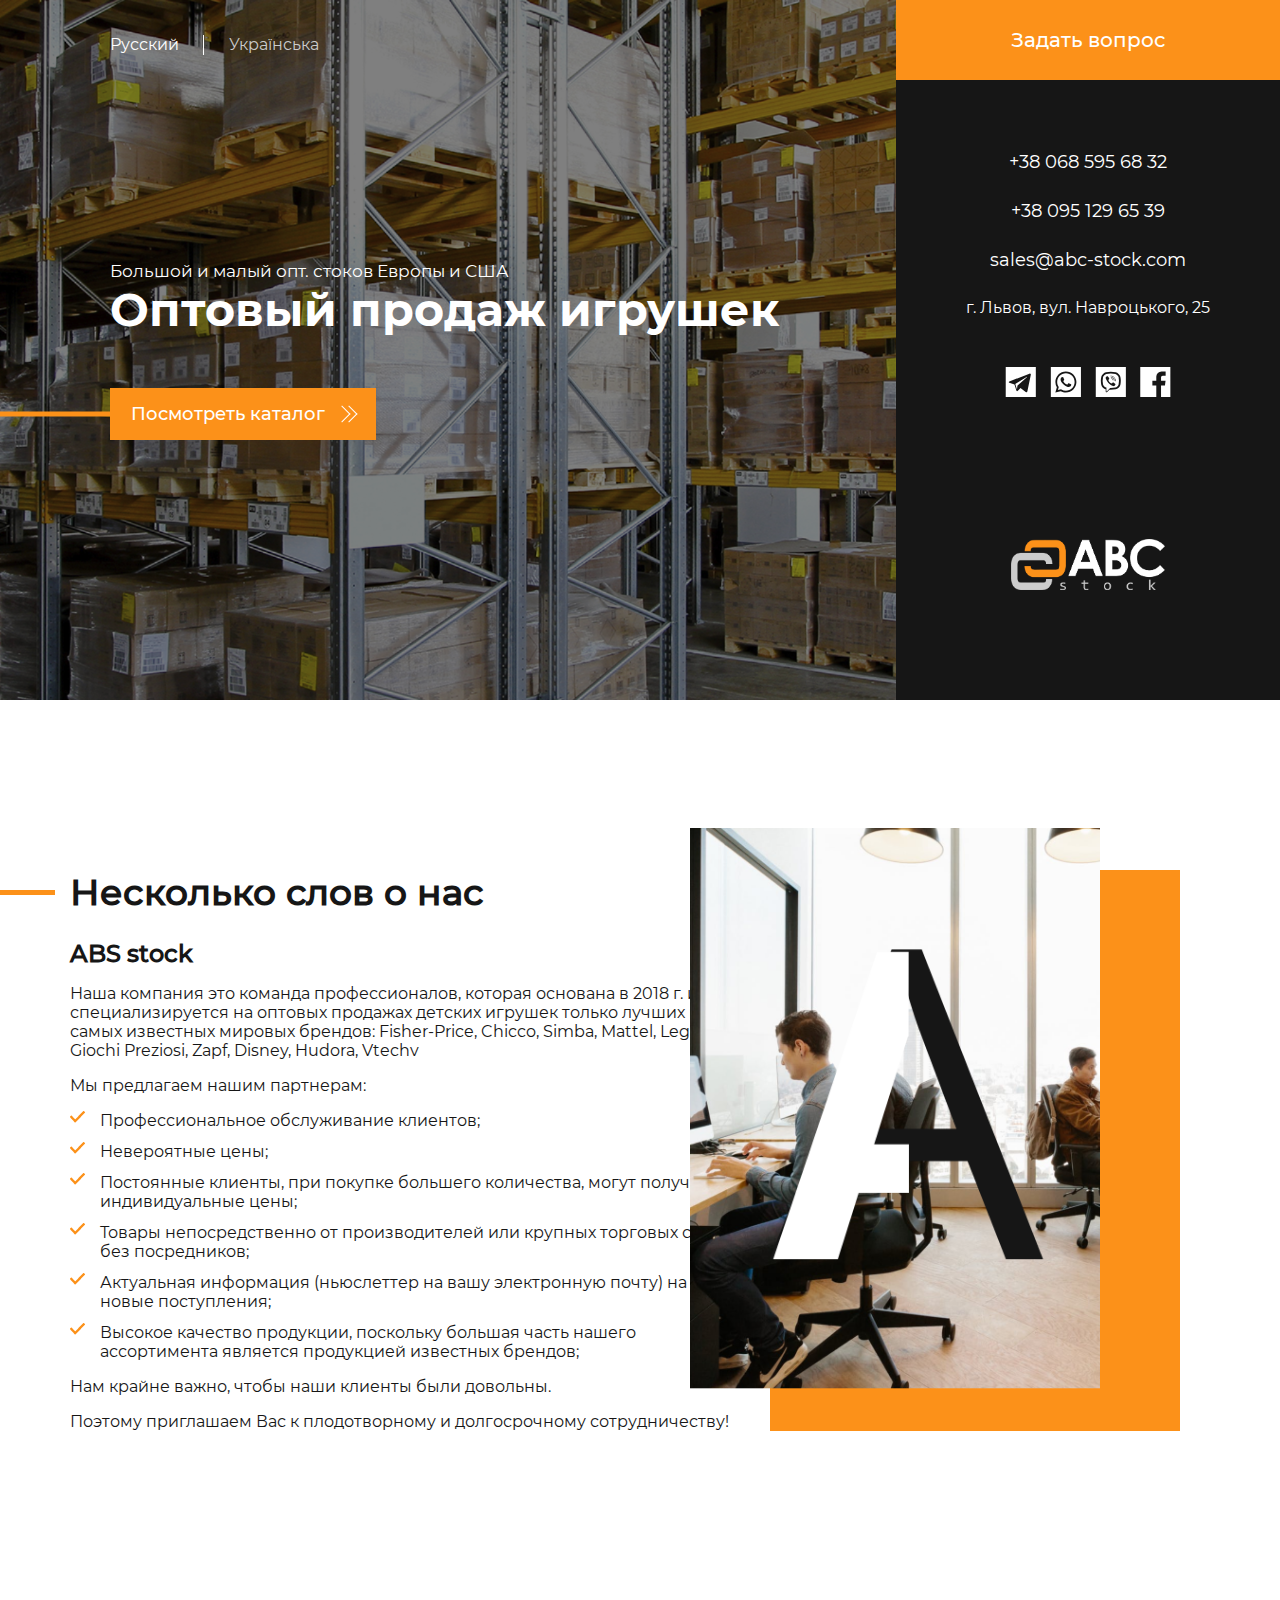
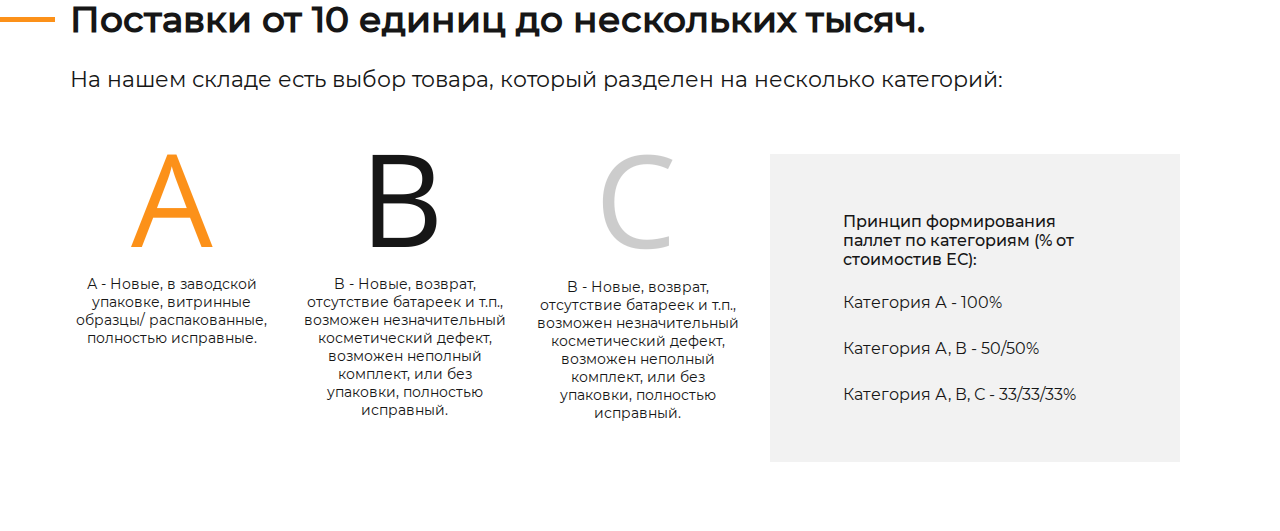
<file: index.html>
<!DOCTYPE html>
<html lang="en">
<head>
	<meta charset="utf-8">
	<!-- <base href="/"> -->

	<title>ABC</title>
	<meta name="description" content="">

	<meta http-equiv="X-UA-Compatible" content="IE=edge">
	<meta name="viewport" content="width=device-width, initial-scale=1, maximum-scale=1">
	
	<!-- Template Basic Images Start -->
	<meta property="og:image" content="path/to/image.jpg">
	<link rel="icon" href="img/favicon/favicon.ico">
	<link rel="apple-touch-icon" sizes="180x180" href="img/favicon/apple-touch-icon-180x180.png">
	<!-- Template Basic Images End -->
	
	<!-- Custom Browsers Color Start -->
	<meta name="theme-color" content="#fc7700">
	<!-- Custom Browsers Color End -->
	<meta name="apple-mobile-web-app-capable" content="yes">
    <meta name="apple-mobile-web-app-status-bar-style" content="#fc7700">

	<!--Style-->
	<link rel="stylesheet" href="css/style.css">
</head>
<body>
	<header>
		<div class="firt_screen_wrapper">
			<div class="custom_row">
				<div class="firt_screen_left column" style="background-image: url('img/main_page.png')">
					<div class="firt_screen_left_rapper">
						<div class="lang_panel">
							<form>
								<div class="lang_panel_wrapper">
									<div class="lang_panel_wrapper-items">
										<label class="lang_label">
											<input type="radio" name="lang" checked>
											<span class="lang_title">Русский</span>
										</label>
									</div>
									<div class="lang_panel_wrapper-items">
										<label class="lang_label">
											<input type="radio" name="lang">
											<span class="lang_title">Українська</span>
										</label>
									</div>
								</div>
							</form>
						</div>
						<div class="firt_screen_left_text">
							<div class="firt_screen_left_text_small">
								Большой и малый опт. стоков Европы и США
							</div>
							<h1>
								Оптовый продаж игрушек
							</h1>
							<div class="button_wrapper">
								<a href="#" class="btn_orange">
									Посмотреть каталог
									<span class="btn_orange_icon icon"></span>
								</a>
							</div>
						</div>
					</div>
				</div>
				<div class="firt_screen_right column">
					<div class="firt_screen_right_wrapper">
						<a href="#" class="orange_link">
							Задать вопрос
						</a>
						<div class="firt_screen_bottom-with-social">
							<div class="social_and_contacts">
								<div class="contacts-header_wrapper">
									<ul class="contacts-header-list list-style-delate">
										<li>
											<a href="tel:0685956832">+38 068 595 68 32</a>
										</li>
										<li>
											<a href="tel:0685956832">+38 095 129 65 39</a>
										</li>
										<li>
											<a href="mailto:sales@abc-stock.com">	sales@abc-stock.com
											</a>
										</li>
										<li>
											<address>
												г. Львов, вул. Навроцького, 25
											</address>
										</li>
									</ul>
								</div>
								<div class="social">
									<ul class="social-list list-style-delate list-vertival">
										<li>
											<a href="#">
												<svg xmlns="http://www.w3.org/2000/svg" width="31" height="30" viewBox="0 0 31 30"><g><g><g><path fill="#fff" d="M21.614 9.899l-11.038 6.846a.502.502 0 0 0-.215.576l1.48 4.771c.032.1.178.087.19-.018l.36-3.199a.502.502 0 0 1 .166-.32l9.347-8.266c.224-.198-.036-.548-.29-.39z"/></g><g><path fill="#fff" d="M25.817 7.82L22.38 24.247a1.083 1.083 0 0 1-1.7.65l-5.188-3.807-2.644 2.7a.878.878 0 0 1-1.465-.351l-1.909-6.056-5.113-1.51c-.671-.198-.711-1.133-.06-1.387l20.125-7.843a1.035 1.035 0 0 1 1.39 1.177zM.73 0v30.094h30.094V0z"/></g></g></g></svg>
											</a>
										</li>
										<li>
											<a href="#">
												<svg xmlns="http://www.w3.org/2000/svg" width="31" height="30" viewBox="0 0 31 30"><g><g><g><path fill="#fff" d="M21.256 17.705l-.109.508a2.202 2.202 0 0 1-.958 1.398c-.624.4-1.433.595-2.462.305-3.191-.903-4.996-3.016-5.965-4.337-.968-1.32-1.343-2.641-1.1-3.72.162-.723.69-1.278 1.021-1.565a.825.825 0 0 1 .587-.2l.682.036c.134.008.252.09.305.214l.994 2.325a.353.353 0 0 1-.058.37l-.865 1a.261.261 0 0 0-.033.292c1.14 2.194 3.215 3.063 3.835 3.281a.259.259 0 0 0 .29-.087l.906-1.173c.1-.13.278-.174.427-.105l2.305 1.063c.15.07.233.233.198.395zm-5.352-11.41c-4.812 0-8.728 3.915-8.728 8.727 0 1.677.477 3.306 1.379 4.71l.216.337-.849 3.015 3.12-.803.321.196a8.71 8.71 0 0 0 4.541 1.273c4.813 0 8.728-3.915 8.728-8.728 0-4.812-3.915-8.727-8.728-8.727z"/></g><g><path fill="#fff" d="M15.904 25.533c-1.806 0-3.574-.462-5.138-1.34l-5.4 1.39 1.475-5.236a10.478 10.478 0 0 1-1.448-5.325c0-5.795 4.716-10.51 10.511-10.51 5.796 0 10.51 4.715 10.51 10.51 0 5.796-4.714 10.511-10.51 10.511zM.844 0v30.094h30.094V0z"/></g></g></g></svg>
											</a>
										</li>
										<li>
											<a href="#">
												<svg xmlns="http://www.w3.org/2000/svg" width="31" height="30" viewBox="0 0 31 30"><g><g><g><path fill="#fff" d="M20.503 14.308c-.193.002-.28-.16-.293-.333-.024-.343-.042-.688-.089-1.028-.25-1.796-1.682-3.282-3.47-3.601-.269-.048-.544-.061-.817-.09-.172-.018-.398-.028-.436-.242-.032-.18.12-.323.29-.332.047-.003.094 0 .14 0l.036.001c2.396.082 4.359 1.678 4.78 4.05.073.407.099.822.131 1.234.014.174-.085.338-.272.34zm-3.091-3.451a3.29 3.29 0 0 0-.912-.28c-.137-.023-.276-.037-.414-.056-.167-.023-.257-.13-.249-.295.008-.154.12-.265.289-.256.553.031 1.088.151 1.58.412 1 .53 1.572 1.366 1.739 2.482.007.05.02.101.023.152.01.125.015.25.025.416-.004.03-.006.1-.024.168-.064.242-.43.272-.515.028a.729.729 0 0 1-.029-.233c0-.511-.112-1.021-.37-1.466a2.728 2.728 0 0 0-1.143-1.072zm.581 2.517a.367.367 0 0 1-.026-.002c-.184-.006-.284-.115-.304-.291-.015-.13-.026-.26-.057-.385a1.084 1.084 0 0 0-.4-.628 1.042 1.042 0 0 0-.325-.157c-.148-.043-.302-.031-.45-.067-.16-.04-.249-.17-.224-.32a.29.29 0 0 1 .306-.233c.935.068 1.603.551 1.698 1.652.007.077.015.16-.002.234a.24.24 0 0 1-.216.197zm2.38 4.297c-.261.555-.642 1.017-1.19 1.312-.155.083-.34.11-.515.164-.201-.062-.393-.103-.57-.176-1.844-.765-3.54-1.752-4.885-3.264-.764-.86-1.362-1.832-1.868-2.86-.24-.487-.441-.993-.647-1.496-.188-.459.088-.933.38-1.279a3.003 3.003 0 0 1 1.006-.755c.297-.143.59-.06.807.191.47.545.9 1.118 1.25 1.75.215.388.156.862-.233 1.127-.095.064-.181.14-.27.212a.881.881 0 0 0-.202.214.586.586 0 0 0-.04.515c.48 1.318 1.29 2.343 2.617 2.896.212.088.425.191.67.162.41-.047.542-.497.83-.732.28-.23.639-.232.941-.04.302.19.596.396.887.604.286.203.57.403.834.635.254.223.341.516.198.82zm-.045-10.712a24.006 24.006 0 0 0-9.01 0c-1.307.291-2.952 1.867-3.273 3.135a17.232 17.232 0 0 0 0 7.394c.321 1.268 1.966 2.844 3.274 3.135.059.012.101.062.101.121v3.594a.2.2 0 0 0 .344.138l1.707-1.752 1.605-1.647a.122.122 0 0 1 .091-.037 24.03 24.03 0 0 0 5.16-.417c1.308-.291 2.954-1.867 3.275-3.135.536-2.454.536-4.94 0-7.394-.321-1.268-1.966-2.844-3.274-3.135z"/></g><g><path fill="#fff" d="M25.341 17.881l-.006.024c-.48 1.943-2.648 4.029-4.638 4.463l-.022.004a25.859 25.859 0 0 1-6.282.419l-2.198 2.285c-.544.566-1.501.18-1.501-.604v-2.17c-1.916-.547-3.922-2.537-4.383-4.397l-.005-.024a18.99 18.99 0 0 1 0-8.18l.005-.024c.482-1.944 2.649-4.029 4.639-4.463l.023-.004a25.775 25.775 0 0 1 9.702 0l.022.004c1.99.434 4.158 2.52 4.638 4.463l.006.024a18.99 18.99 0 0 1 0 8.18zM.776 0v30.094h30.095V0z"/></g></g></g></svg>
											</a>
										</li>
										<li>
											<a href="#">
												<svg xmlns="http://www.w3.org/2000/svg" width="31" height="30" viewBox="0 0 31 30"><g><g><path fill="#fff" d="M.263 0v30.094H16.29V18.47h-3.918v-4.746h3.918V9.739a5.248 5.248 0 0 1 5.248-5.249h4.096v4.268h-2.93c-.922 0-1.668.746-1.668 1.667v3.3h4.524l-.625 4.745h-3.9v11.624h9.322V0z"/></g></g></svg>
											</a>
										</li>
									</ul>
								</div>
							</div>
							<div class="logo">
								<a href="#">
									<img src="img/logo.svg" alt="">
								</a>
							</div>
						</div>
					</div>
				</div>
			</div>
		</div>
	</header>
	<main>
		<section class="s-about">
			<div class="section_wrapper">
			<div class="line_orange"></div>
			<div class="container background-white">
				<div class="custom_row">
					<div class="custon_col-8 column list-stly-yellow">
						<div class="section_title">
							<h2>Несколько слов о нас</h2>
						</div>
						<div class="about_us_content">
							<h3>ABS stock</h3>
							<p>
								Наша компания это команда профессионалов, которая основана в 2018 г. и специализируется на оптовых 
								продажах детских игрушек только лучших и самых известных мировых брендов: Fisher-Price, Chicco, Simba, 
								Mattel, Lego, Giochi Preziosi, Zapf, Disney, Hudora, Vtechv
							</p>
							<p>
								Мы предлагаем нашим партнерам:
							</p>
							<ul>
								<li>
									Профессиональное обслуживание клиентов;
								</li>
								<li>
									Невероятные цены;
								</li>
								<li>
									Постоянные клиенты, при покупке большего количества, могут получить индивидуальные цены;
								</li>
								<li>
									Товары непосредственно от производителей или крупных торговых сетей, без посредников;
								</li>
								<li>
									Актуальная информация (ньюслеттер на вашу электронную почту) на новые поступления;
								</li>
								<li>
									Высокое качество продукции, поскольку большая часть нашего ассортимента является продукцией 
									известных брендов;
								</li>
							</ul>
							<p>
								Нам крайне важно, чтобы наши клиенты были довольны.
							</p>
							<p>
								Поэтому приглашаем Вас к плодотворному и долгосрочному сотрудничеству!
							</p>
						</div>
					</div>
					<div class="custon_col-4 column about-us-image">
						<div class="about-us-image-wrapper">
							<div class="about-us-img" style="background-image: url('img/3-layers.png')">
							</div>
							<div class="about-us-img-background"></div>
						</div>
					</div>
				</div>
			</div>
			</div>
		</section>
		<section class="s-products">
			<div class="section_wrapper">
				<div class="line_orange"></div>
				<div class="container background-white">
					<div class="custom_row">
						<div class="column">
							<div class="section_title">
								<h2>Поставки от 10 единиц до нескольких тысяч.</h2>
								<p>На нашем складе есть выбор товара, который разделен на несколько категорий:</p>
							</div>
						</div>
					</div>
				</div>
				<div class="container about_products_container">
					<div class="custom_row">
						<div class="custon_col-8 about_products_column column">
							<div class="custom_row">
								<div class="about_products_item">
									<div class="about_products_item_wrapper">
										<div class="about_products_item_wrapper-img">
											<img src="img/A.png" alt="">
										</div>
										<div class="about_products_item_wrapper-text">
											А - Новые, в заводской упаковке, 
											витринные образцы/
											распакованные, полностью 
											исправные.
										</div>
									</div>
								</div>
								<div class="about_products_item">
									<div class="about_products_item_wrapper">
										<div class="about_products_item_wrapper-img">
											<img src="img/B.png" alt="">
										</div>
										<div class="about_products_item_wrapper-text">
											B - Новые, возврат, отсутствие 
											батареек и т.п., возможен 
											незначительный косметический 
											дефект, возможен неполный 
											комплект, или без упаковки, 
											полностью исправный.
										</div>
									</div>
								</div>
								<div class="about_products_item">
									<div class="about_products_item_wrapper">
										<div class="about_products_item_wrapper-img">
											<img src="img/C.png" alt="">
										</div>
										<div class="about_products_item_wrapper-text">
											B - Новые, возврат, отсутствие 
											батареек и т.п., возможен 
											незначительный косметический 
											дефект, возможен неполный 
											комплект, или без упаковки, 
											полностью исправный.
										</div>
									</div>
								</div>
							</div>	
						</div>
						<div class="custon_col-4 column price_column">
							<div class="price_wrapper">
								<p>
									Принцип формирования паллет по 
									категориям (% от стоимостив ЕС):
								</p>
								<ul class="categoria_price_list list-style-delate">
									<li>Категория А - 100%</li>
									<li>Категория А, В - 50/50%</li>
									<li>Категория А, В, С - 33/33/33%</li>
								</ul>
							</div>
						</div>
					</div>
				</div>
			</div>
		</section>
	</main>
	<footer>2</footer>
<!--Script-->
<script src="js/jquery-3.3.1.min.js"></script>
<script src="js/common.js"></script>
</body>
</html>
</file>
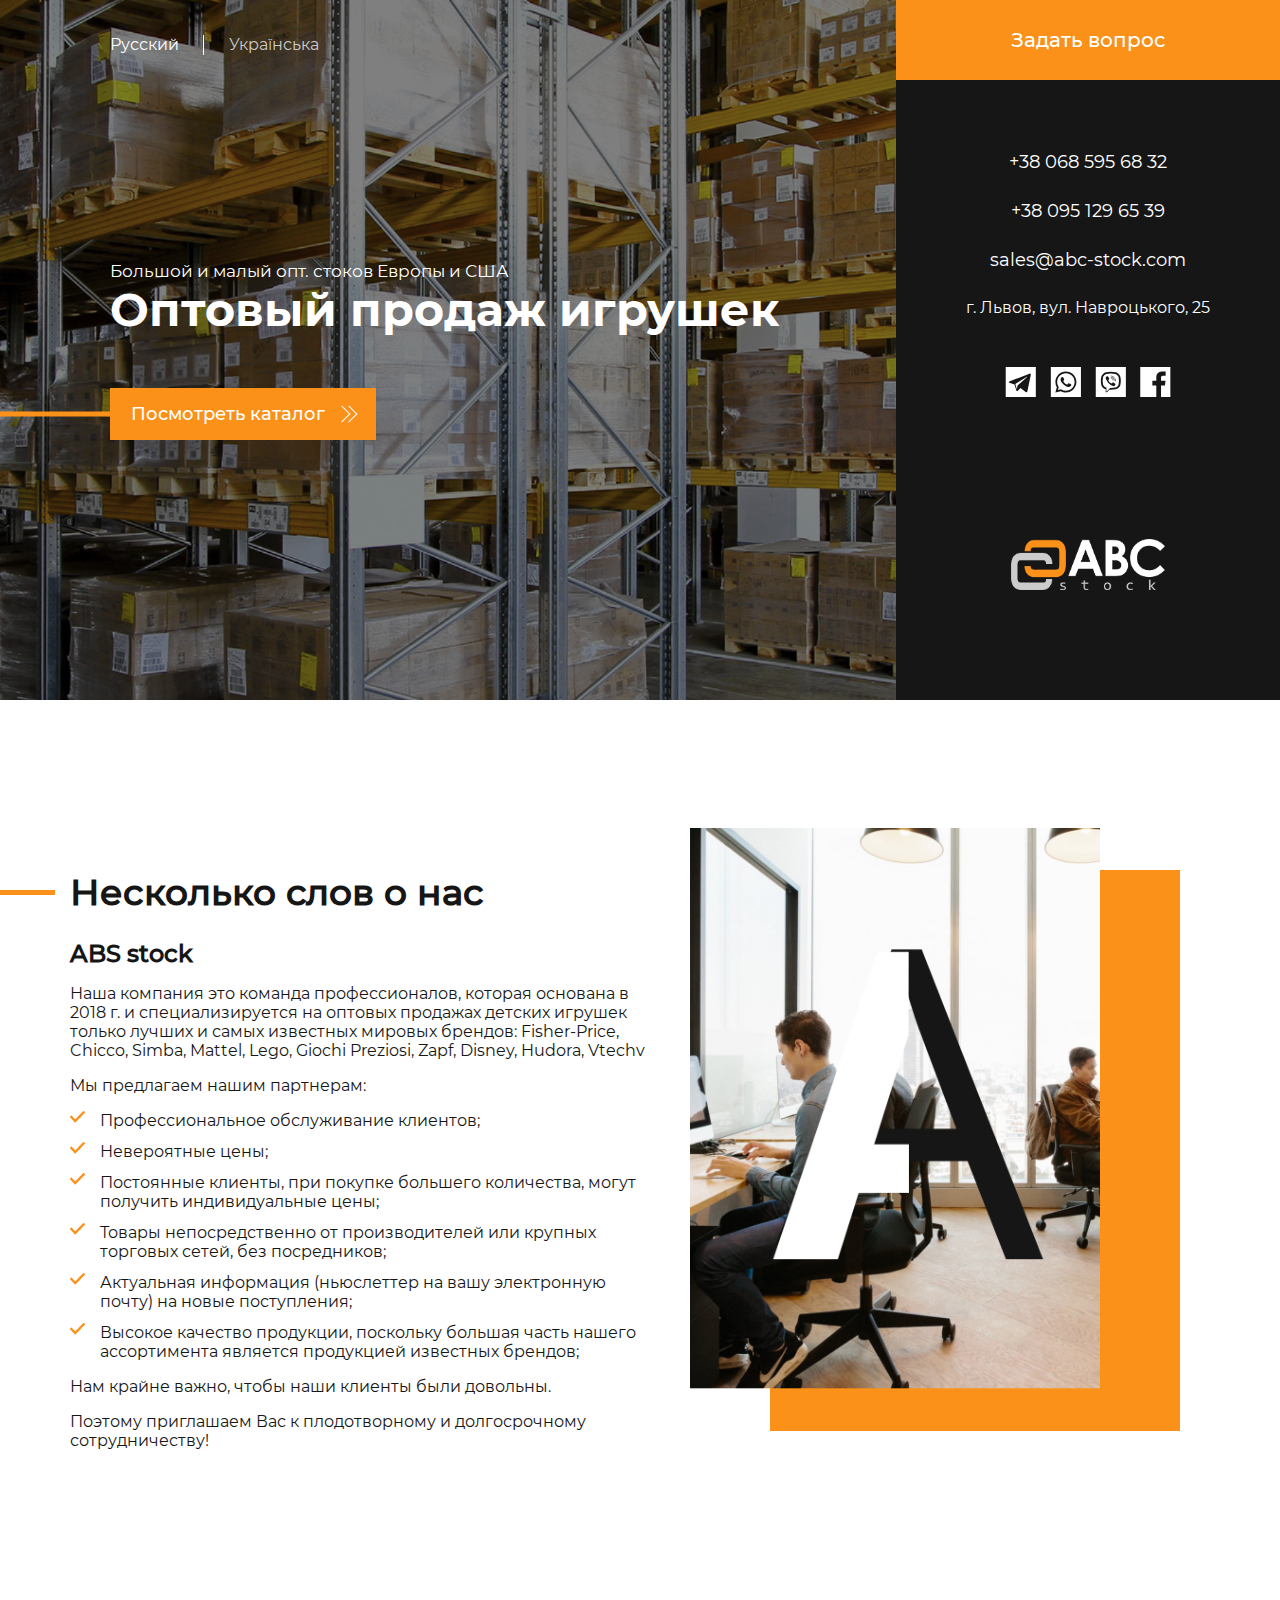
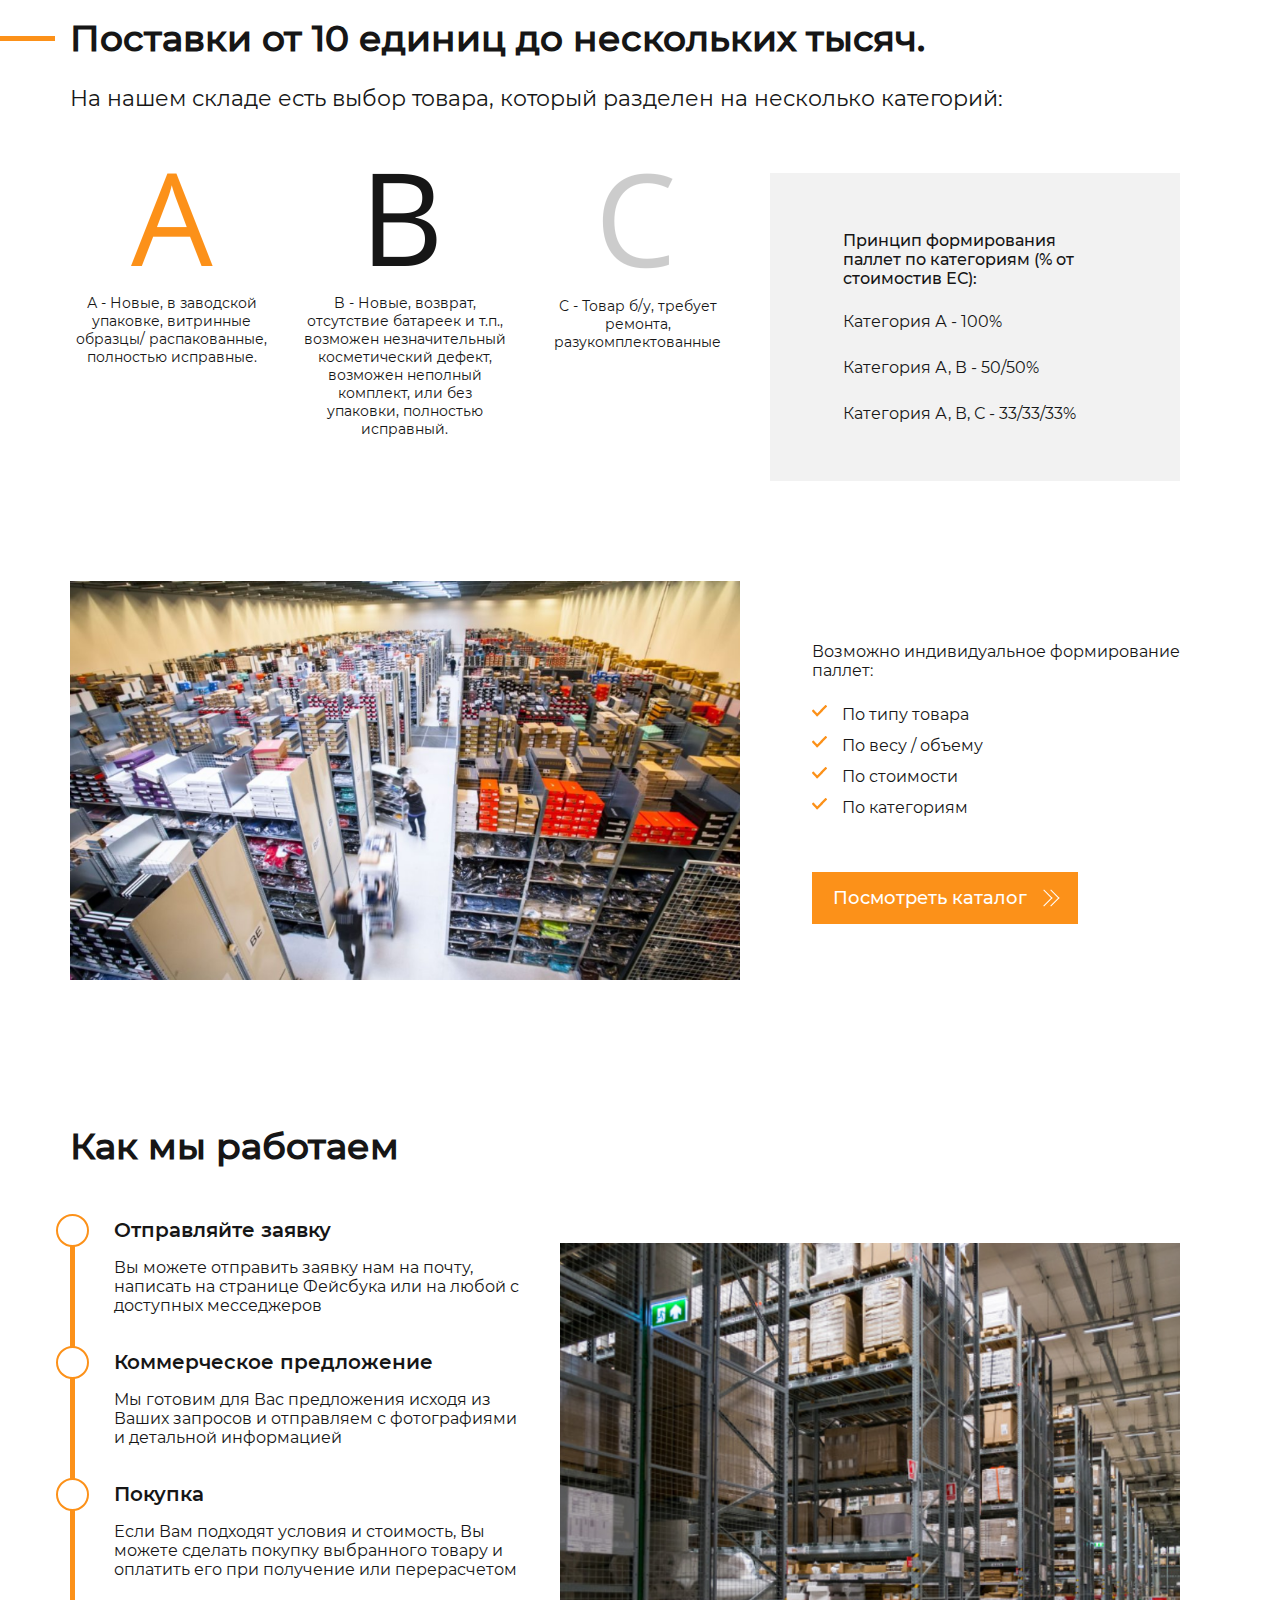
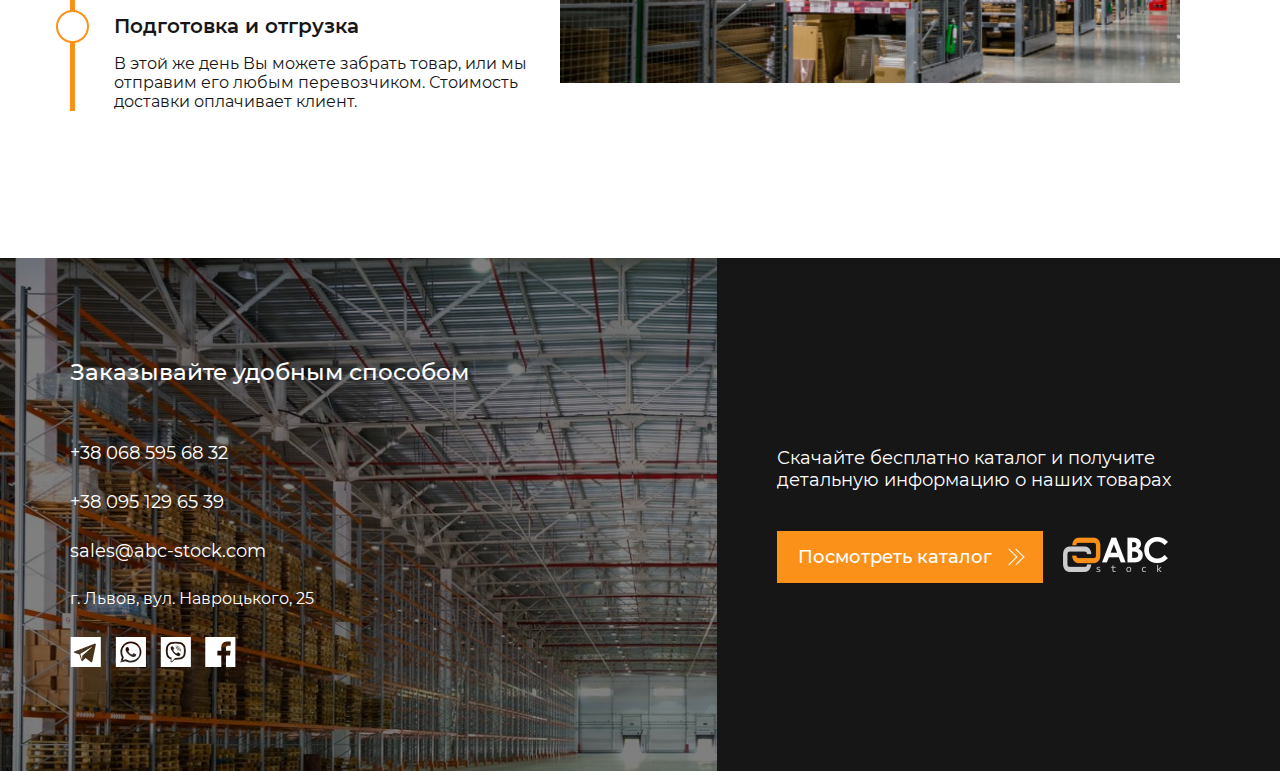
<file: index-ru.html>
<!DOCTYPE html>
<html lang="en">
<head>
	<meta charset="utf-8">
	<!-- <base href="/"> -->

	<title>ABC Stock - Продажа игрушек из Европы и США. Крупный и мелкий ОПТ</title>
	<meta name="description" content="Оптовые продажи детских игрушек от мировых брендов без посредников. Поставки от 10 единиц до нескольких тысяч. Скачай полный каталог товаров на сайте бесплатно!">

	<meta http-equiv="X-UA-Compatible" content="IE=edge">
	<meta name="viewport" content="width=device-width, initial-scale=1, maximum-scale=1">
	
	<!-- Template Basic Images Start -->
	<meta property="og:image" content="path/to/image.jpg">
	<link rel="icon" href="img/favicon/favicon-46.png">
	<link rel="apple-touch-icon" sizes="180x180" href="img/favicon/favicon-46.png">
	<!-- Template Basic Images End -->
	
	<!-- Custom Browsers Color Start -->
	<meta name="theme-color" content="#fc7700">
	<!-- Custom Browsers Color End -->
	<meta name="apple-mobile-web-app-capable" content="yes">
    <meta name="apple-mobile-web-app-status-bar-style" content="#fc7700">

	<!--Style-->
	<link rel="stylesheet" href="css/magnific-popup.css">
	<link rel="stylesheet" href="css/style.css">
</head>
<body>
	<header>
		<div class="firt_screen_wrapper">
			<div class="custom_row">
				<div class="firt_screen_left column" style="background-image: url('img/main_page.png')">
					<div class="firt_screen_left_rapper">
						<div class="lang_panel">
							<form>
								<div class="lang_panel_wrapper">
									<div class="lang_panel_wrapper-items">
										<label class="lang_label">
											<input type="radio" name="lang" checked>
											<span class="lang_title">Русский</span>
										</label>
									</div>
									<div class="lang_panel_wrapper-items">
										<label class="lang_label">
											<input type="radio" name="lang">
											<span class="lang_title">Українська</span>
										</label>
									</div>
								</div>
							</form>
						</div>
						<div class="firt_screen_left_text">
							<div class="firt_screen_left_text_small">
								Большой и малый опт. стоков Европы и США
							</div>
							<h1>
								Оптовый продаж игрушек
							</h1>
							<div class="button_wrapper">
								<a href="#" class="btn_orange">
									Посмотреть каталог
									<span class="btn_orange_icon icon"></span>
								</a>
							</div>
						</div>
					</div>
				</div>
				<div class="firt_screen_right column">
					<div class="firt_screen_right_wrapper">
						<a href="#catalog" class="orange_link popap_button">
							Задать вопрос
						</a>
						<div class="firt_screen_bottom-with-social">
							<div class="social_and_contacts">
								<div class="contacts-header_wrapper">
									<ul class="contacts-header-list list-style-delate">
										<li>
											<a href="tel:0685956832">+38 068 595 68 32</a>
										</li>
										<li>
											<a href="tel:0685956832">+38 095 129 65 39</a>
										</li>
										<li>
											<a href="mailto:sales@abc-stock.com">	sales@abc-stock.com
											</a>
										</li>
										<li>
											<address>
												г. Львов, вул. Навроцького, 25
											</address>
										</li>
									</ul>
								</div>
								<div class="social">
									<ul class="social-list list-style-delate list-vertival">
										<li>
											<a href="#">
												<svg xmlns="http://www.w3.org/2000/svg" width="31" height="30" viewBox="0 0 31 30"><g><g><g><path fill="#fff" d="M21.614 9.899l-11.038 6.846a.502.502 0 0 0-.215.576l1.48 4.771c.032.1.178.087.19-.018l.36-3.199a.502.502 0 0 1 .166-.32l9.347-8.266c.224-.198-.036-.548-.29-.39z"/></g><g><path fill="#fff" d="M25.817 7.82L22.38 24.247a1.083 1.083 0 0 1-1.7.65l-5.188-3.807-2.644 2.7a.878.878 0 0 1-1.465-.351l-1.909-6.056-5.113-1.51c-.671-.198-.711-1.133-.06-1.387l20.125-7.843a1.035 1.035 0 0 1 1.39 1.177zM.73 0v30.094h30.094V0z"/></g></g></g></svg>
											</a>
										</li>
										<li>
											<a href="#">
												<svg xmlns="http://www.w3.org/2000/svg" width="31" height="30" viewBox="0 0 31 30"><g><g><g><path fill="#fff" d="M21.256 17.705l-.109.508a2.202 2.202 0 0 1-.958 1.398c-.624.4-1.433.595-2.462.305-3.191-.903-4.996-3.016-5.965-4.337-.968-1.32-1.343-2.641-1.1-3.72.162-.723.69-1.278 1.021-1.565a.825.825 0 0 1 .587-.2l.682.036c.134.008.252.09.305.214l.994 2.325a.353.353 0 0 1-.058.37l-.865 1a.261.261 0 0 0-.033.292c1.14 2.194 3.215 3.063 3.835 3.281a.259.259 0 0 0 .29-.087l.906-1.173c.1-.13.278-.174.427-.105l2.305 1.063c.15.07.233.233.198.395zm-5.352-11.41c-4.812 0-8.728 3.915-8.728 8.727 0 1.677.477 3.306 1.379 4.71l.216.337-.849 3.015 3.12-.803.321.196a8.71 8.71 0 0 0 4.541 1.273c4.813 0 8.728-3.915 8.728-8.728 0-4.812-3.915-8.727-8.728-8.727z"/></g><g><path fill="#fff" d="M15.904 25.533c-1.806 0-3.574-.462-5.138-1.34l-5.4 1.39 1.475-5.236a10.478 10.478 0 0 1-1.448-5.325c0-5.795 4.716-10.51 10.511-10.51 5.796 0 10.51 4.715 10.51 10.51 0 5.796-4.714 10.511-10.51 10.511zM.844 0v30.094h30.094V0z"/></g></g></g></svg>
											</a>
										</li>
										<li>
											<a href="#">
												<svg xmlns="http://www.w3.org/2000/svg" width="31" height="30" viewBox="0 0 31 30"><g><g><g><path fill="#fff" d="M20.503 14.308c-.193.002-.28-.16-.293-.333-.024-.343-.042-.688-.089-1.028-.25-1.796-1.682-3.282-3.47-3.601-.269-.048-.544-.061-.817-.09-.172-.018-.398-.028-.436-.242-.032-.18.12-.323.29-.332.047-.003.094 0 .14 0l.036.001c2.396.082 4.359 1.678 4.78 4.05.073.407.099.822.131 1.234.014.174-.085.338-.272.34zm-3.091-3.451a3.29 3.29 0 0 0-.912-.28c-.137-.023-.276-.037-.414-.056-.167-.023-.257-.13-.249-.295.008-.154.12-.265.289-.256.553.031 1.088.151 1.58.412 1 .53 1.572 1.366 1.739 2.482.007.05.02.101.023.152.01.125.015.25.025.416-.004.03-.006.1-.024.168-.064.242-.43.272-.515.028a.729.729 0 0 1-.029-.233c0-.511-.112-1.021-.37-1.466a2.728 2.728 0 0 0-1.143-1.072zm.581 2.517a.367.367 0 0 1-.026-.002c-.184-.006-.284-.115-.304-.291-.015-.13-.026-.26-.057-.385a1.084 1.084 0 0 0-.4-.628 1.042 1.042 0 0 0-.325-.157c-.148-.043-.302-.031-.45-.067-.16-.04-.249-.17-.224-.32a.29.29 0 0 1 .306-.233c.935.068 1.603.551 1.698 1.652.007.077.015.16-.002.234a.24.24 0 0 1-.216.197zm2.38 4.297c-.261.555-.642 1.017-1.19 1.312-.155.083-.34.11-.515.164-.201-.062-.393-.103-.57-.176-1.844-.765-3.54-1.752-4.885-3.264-.764-.86-1.362-1.832-1.868-2.86-.24-.487-.441-.993-.647-1.496-.188-.459.088-.933.38-1.279a3.003 3.003 0 0 1 1.006-.755c.297-.143.59-.06.807.191.47.545.9 1.118 1.25 1.75.215.388.156.862-.233 1.127-.095.064-.181.14-.27.212a.881.881 0 0 0-.202.214.586.586 0 0 0-.04.515c.48 1.318 1.29 2.343 2.617 2.896.212.088.425.191.67.162.41-.047.542-.497.83-.732.28-.23.639-.232.941-.04.302.19.596.396.887.604.286.203.57.403.834.635.254.223.341.516.198.82zm-.045-10.712a24.006 24.006 0 0 0-9.01 0c-1.307.291-2.952 1.867-3.273 3.135a17.232 17.232 0 0 0 0 7.394c.321 1.268 1.966 2.844 3.274 3.135.059.012.101.062.101.121v3.594a.2.2 0 0 0 .344.138l1.707-1.752 1.605-1.647a.122.122 0 0 1 .091-.037 24.03 24.03 0 0 0 5.16-.417c1.308-.291 2.954-1.867 3.275-3.135.536-2.454.536-4.94 0-7.394-.321-1.268-1.966-2.844-3.274-3.135z"/></g><g><path fill="#fff" d="M25.341 17.881l-.006.024c-.48 1.943-2.648 4.029-4.638 4.463l-.022.004a25.859 25.859 0 0 1-6.282.419l-2.198 2.285c-.544.566-1.501.18-1.501-.604v-2.17c-1.916-.547-3.922-2.537-4.383-4.397l-.005-.024a18.99 18.99 0 0 1 0-8.18l.005-.024c.482-1.944 2.649-4.029 4.639-4.463l.023-.004a25.775 25.775 0 0 1 9.702 0l.022.004c1.99.434 4.158 2.52 4.638 4.463l.006.024a18.99 18.99 0 0 1 0 8.18zM.776 0v30.094h30.095V0z"/></g></g></g></svg>
											</a>
										</li>
										<li>
											<a href="#">
												<svg xmlns="http://www.w3.org/2000/svg" width="31" height="30" viewBox="0 0 31 30"><g><g><path fill="#fff" d="M.263 0v30.094H16.29V18.47h-3.918v-4.746h3.918V9.739a5.248 5.248 0 0 1 5.248-5.249h4.096v4.268h-2.93c-.922 0-1.668.746-1.668 1.667v3.3h4.524l-.625 4.745h-3.9v11.624h9.322V0z"/></g></g></svg>
											</a>
										</li>
									</ul>
								</div>
							</div>
							<div class="logo">
								<a href="#">
									<img src="img/logo.svg" alt="">
								</a>
							</div>
						</div>
					</div>
				</div>
			</div>
		</div>
	</header>
	<main>
		<section class="s-about">
			<div class="section_wrapper">
			<div class="line_orange"></div>
			<div class="container background-white">
				<div class="custom_row">
					<div class="custon_col-8 about-left_column column list-stly-yellow">
						<div class="section_title">
							<h2>Несколько слов о нас</h2>
						</div>
						<div class="about_us_content">
							<h3>ABS stock</h3>
							<p>
								Наша компания это команда профессионалов, которая основана в 2018 г. и специализируется на оптовых 
								продажах детских игрушек только лучших и самых известных мировых брендов: Fisher-Price, Chicco, Simba, 
								Mattel, Lego, Giochi Preziosi, Zapf, Disney, Hudora, Vtechv
							</p>
							<p>
								Мы предлагаем нашим партнерам:
							</p>
							<ul>
								<li>
									Профессиональное обслуживание клиентов;
								</li>
								<li>
									Невероятные цены;
								</li>
								<li>
									Постоянные клиенты, при покупке большего количества, могут получить индивидуальные цены;
								</li>
								<li>
									Товары непосредственно от производителей или крупных торговых сетей, без посредников;
								</li>
								<li>
									Актуальная информация (ньюслеттер на вашу электронную почту) на новые поступления;
								</li>
								<li>
									Высокое качество продукции, поскольку большая часть нашего ассортимента является продукцией 
									известных брендов;
								</li>
							</ul>
							<p>
								Нам крайне важно, чтобы наши клиенты были довольны.
							</p>
							<p>
								Поэтому приглашаем Вас к плодотворному и долгосрочному сотрудничеству!
							</p>
						</div>
					</div>
					<div class="custon_col-4 column about-us-image">
						<div class="about-us-image-wrapper">
							<div class="about-us-img" style="background-image: url('img/3-layers.png')">
							</div>
							<div class="about-us-img-background"></div>
						</div>
					</div>
				</div>
			</div>
			</div>
		</section>
		<section class="s-products">
			<div class="section_wrapper">
				<div class="line_orange"></div>
				<div class="container background-white">
					<div class="custom_row">
						<div class="column">
							<div class="section_title">
								<h2>Поставки от 10 единиц до нескольких тысяч.</h2>
								<p>На нашем складе есть выбор товара, который разделен на несколько категорий:</p>
							</div>
						</div>
					</div>
				</div>
				<div class="container about_products_container">
					<div class="custom_row">
						<div class="custon_col-8 about_products_column column">
							<div class="custom_row">
								<div class="about_products_item">
									<div class="about_products_item_wrapper">
										<div class="about_products_item_wrapper-img">
											<img src="img/A.png" alt="">
										</div>
										<div class="about_products_item_wrapper-text">
											А - Новые, в заводской упаковке, 
											витринные образцы/
											распакованные, полностью 
											исправные.
										</div>
									</div>
								</div>
								<div class="about_products_item">
									<div class="about_products_item_wrapper">
										<div class="about_products_item_wrapper-img">
											<img src="img/B.png" alt="">
										</div>
										<div class="about_products_item_wrapper-text">
											B - Новые, возврат, отсутствие 
											батареек и т.п., возможен 
											незначительный косметический 
											дефект, возможен неполный 
											комплект, или без упаковки, 
											полностью исправный.
										</div>
									</div>
								</div>
								<div class="about_products_item">
									<div class="about_products_item_wrapper">
										<div class="about_products_item_wrapper-img">
											<img src="img/C.png" alt="">
										</div>
										<div class="about_products_item_wrapper-text">
											С - Товар б/у, требует ремонта, 
											разукомплектованные
										</div>
									</div>
								</div>
							</div>	
						</div>
						<div class="custon_col-4 column price_column">
							<div class="price_wrapper">
								<p>
									Принцип формирования паллет по 
									категориям (% от стоимостив ЕС):
								</p>
								<ul class="categoria_price_list list-style-delate">
									<li>Категория А - 100%</li>
									<li>Категория А, В - 50/50%</li>
									<li>Категория А, В, С - 33/33/33%</li>
								</ul>
							</div>
						</div>
					</div>
				</div>
			</div>
		</section>
		<section class="s-pay">
			<div class="container">
				<div class="custom_row">
					<div class="custon_col-8 pay-section_img_col  column">
						<img src="img/s-price-1.png" alt="">
					</div>
					<div class="custon_col-4 pay-srction_content_col column">
						<div class="pay-section_content_wrapper list-stly-yellow">
							<p>
								Возможно индивидуальное формирование паллет:
							</p>
							<ul>
								<li>
									По типу товара
								</li>
								<li>
									По весу / объему
								</li>
								<li>
									По стоимости
								</li>
								<li>
									По категориям
								</li>
							</ul>
							<div class="pay-section_content_button_box">
								<a href="#" class="btn_orange">
									Посмотреть каталог
									<span class="btn_orange_icon icon"></span>
								</a>
							</div>
						</div>
					</div>
				</div>
			</div>
		</section>
		<section class="how_we_work">
			<div class="container">
				<div class="custom_row">
					<div class="column">
						<div class="section_title">
							<h2>Как мы работаем</h2>
						</div>
					</div>
				</div>
			</div>
			<div class="container how_we_work_content_container">
				<div class="custom_row">
					<div class="how_we_work-left column">
						<div class="how_we_work-snipet-wrapper">
							<div class="how_we_work-snipet-item">
								<div class="how_we_work-snipet-name">
									Отправляйте заявку
								</div>
								<div class="how_we_work-snipet-text">
									Вы можете отправить заявку нам на почту, написать на странице 
									Фейсбука  или на  любой с доступных месседжеров
								</div>
							</div>
							<div class="how_we_work-snipet-item">
								<div class="how_we_work-snipet-name">
									Коммерческое предложение
								</div>
								<div class="how_we_work-snipet-text">
									Мы готовим для Вас предложения исходя из Ваших запросов и 
									отправляем с фотографиями и детальной информацией
								</div>
							</div>
							<div class="how_we_work-snipet-item">
								<div class="how_we_work-snipet-name">
									Покупка
								</div>
								<div class="how_we_work-snipet-text">
									Если Вам подходят условия и стоимость, Вы можете сделать 
									покупку выбранного товару и оплатить  его при получение или 
									перерасчетом
								</div>
							</div>
							<div class="how_we_work-snipet-item">
								<div class="how_we_work-snipet-name">
									Подготовка и отгрузка
								</div>
								<div class="how_we_work-snipet-text">
									В этой же день Вы можете забрать товар, или мы отправим его 
									любым перевозчиком. Стоимость доставки оплачивает клиент.
								</div>
							</div>
						</div>
					</div>
					<div class="how_we_work-right column">
						<div class="how_we_work-right_wrapper">
							<img src="img/how_we_work-1.png" alt="">
						</div>
					</div>
				</div>
			</div>
		</section>
	</main>
	<footer>
		<div class="full-container">
			<div class="custom_row">
				<div class="footer-left_column column" style="background-image: url('img/footer-1.png');">
					<div class="container">
						<div class="custom_row">
							<div class="column">
								<div class="social_footer">
									<div class="social_footer-title">
										<h2>Заказывайте удобным способом</h2>
									</div>
									<div class="social_footer-contacts-wrapper">
										<ul class="contacts-header-list list-style-delate">
											<li>
												<a href="tel:0685956832">+38 068 595 68 32</a>
											</li>
											<li>
												<a href="tel:0685956832">+38 095 129 65 39</a>
											</li>
											<li>
												<a href="mailto:sales@abc-stock.com">	sales@abc-stock.com
												</a>
											</li>
											<li>
												<address>
													г. Львов, вул. Навроцького, 25
												</address>
											</li>
										</ul>
									</div>
									<div class="social">
									<ul class="social-list list-style-delate list-vertival">
										<li>
											<a href="#">
												<svg xmlns="http://www.w3.org/2000/svg" width="31" height="30" viewBox="0 0 31 30"><g><g><g><path fill="#fff" d="M21.614 9.899l-11.038 6.846a.502.502 0 0 0-.215.576l1.48 4.771c.032.1.178.087.19-.018l.36-3.199a.502.502 0 0 1 .166-.32l9.347-8.266c.224-.198-.036-.548-.29-.39z"></path></g><g><path fill="#fff" d="M25.817 7.82L22.38 24.247a1.083 1.083 0 0 1-1.7.65l-5.188-3.807-2.644 2.7a.878.878 0 0 1-1.465-.351l-1.909-6.056-5.113-1.51c-.671-.198-.711-1.133-.06-1.387l20.125-7.843a1.035 1.035 0 0 1 1.39 1.177zM.73 0v30.094h30.094V0z"></path></g></g></g></svg>
											</a>
										</li>
										<li>
											<a href="#">
												<svg xmlns="http://www.w3.org/2000/svg" width="31" height="30" viewBox="0 0 31 30"><g><g><g><path fill="#fff" d="M21.256 17.705l-.109.508a2.202 2.202 0 0 1-.958 1.398c-.624.4-1.433.595-2.462.305-3.191-.903-4.996-3.016-5.965-4.337-.968-1.32-1.343-2.641-1.1-3.72.162-.723.69-1.278 1.021-1.565a.825.825 0 0 1 .587-.2l.682.036c.134.008.252.09.305.214l.994 2.325a.353.353 0 0 1-.058.37l-.865 1a.261.261 0 0 0-.033.292c1.14 2.194 3.215 3.063 3.835 3.281a.259.259 0 0 0 .29-.087l.906-1.173c.1-.13.278-.174.427-.105l2.305 1.063c.15.07.233.233.198.395zm-5.352-11.41c-4.812 0-8.728 3.915-8.728 8.727 0 1.677.477 3.306 1.379 4.71l.216.337-.849 3.015 3.12-.803.321.196a8.71 8.71 0 0 0 4.541 1.273c4.813 0 8.728-3.915 8.728-8.728 0-4.812-3.915-8.727-8.728-8.727z"></path></g><g><path fill="#fff" d="M15.904 25.533c-1.806 0-3.574-.462-5.138-1.34l-5.4 1.39 1.475-5.236a10.478 10.478 0 0 1-1.448-5.325c0-5.795 4.716-10.51 10.511-10.51 5.796 0 10.51 4.715 10.51 10.51 0 5.796-4.714 10.511-10.51 10.511zM.844 0v30.094h30.094V0z"></path></g></g></g></svg>
											</a>
										</li>
										<li>
											<a href="#">
												<svg xmlns="http://www.w3.org/2000/svg" width="31" height="30" viewBox="0 0 31 30"><g><g><g><path fill="#fff" d="M20.503 14.308c-.193.002-.28-.16-.293-.333-.024-.343-.042-.688-.089-1.028-.25-1.796-1.682-3.282-3.47-3.601-.269-.048-.544-.061-.817-.09-.172-.018-.398-.028-.436-.242-.032-.18.12-.323.29-.332.047-.003.094 0 .14 0l.036.001c2.396.082 4.359 1.678 4.78 4.05.073.407.099.822.131 1.234.014.174-.085.338-.272.34zm-3.091-3.451a3.29 3.29 0 0 0-.912-.28c-.137-.023-.276-.037-.414-.056-.167-.023-.257-.13-.249-.295.008-.154.12-.265.289-.256.553.031 1.088.151 1.58.412 1 .53 1.572 1.366 1.739 2.482.007.05.02.101.023.152.01.125.015.25.025.416-.004.03-.006.1-.024.168-.064.242-.43.272-.515.028a.729.729 0 0 1-.029-.233c0-.511-.112-1.021-.37-1.466a2.728 2.728 0 0 0-1.143-1.072zm.581 2.517a.367.367 0 0 1-.026-.002c-.184-.006-.284-.115-.304-.291-.015-.13-.026-.26-.057-.385a1.084 1.084 0 0 0-.4-.628 1.042 1.042 0 0 0-.325-.157c-.148-.043-.302-.031-.45-.067-.16-.04-.249-.17-.224-.32a.29.29 0 0 1 .306-.233c.935.068 1.603.551 1.698 1.652.007.077.015.16-.002.234a.24.24 0 0 1-.216.197zm2.38 4.297c-.261.555-.642 1.017-1.19 1.312-.155.083-.34.11-.515.164-.201-.062-.393-.103-.57-.176-1.844-.765-3.54-1.752-4.885-3.264-.764-.86-1.362-1.832-1.868-2.86-.24-.487-.441-.993-.647-1.496-.188-.459.088-.933.38-1.279a3.003 3.003 0 0 1 1.006-.755c.297-.143.59-.06.807.191.47.545.9 1.118 1.25 1.75.215.388.156.862-.233 1.127-.095.064-.181.14-.27.212a.881.881 0 0 0-.202.214.586.586 0 0 0-.04.515c.48 1.318 1.29 2.343 2.617 2.896.212.088.425.191.67.162.41-.047.542-.497.83-.732.28-.23.639-.232.941-.04.302.19.596.396.887.604.286.203.57.403.834.635.254.223.341.516.198.82zm-.045-10.712a24.006 24.006 0 0 0-9.01 0c-1.307.291-2.952 1.867-3.273 3.135a17.232 17.232 0 0 0 0 7.394c.321 1.268 1.966 2.844 3.274 3.135.059.012.101.062.101.121v3.594a.2.2 0 0 0 .344.138l1.707-1.752 1.605-1.647a.122.122 0 0 1 .091-.037 24.03 24.03 0 0 0 5.16-.417c1.308-.291 2.954-1.867 3.275-3.135.536-2.454.536-4.94 0-7.394-.321-1.268-1.966-2.844-3.274-3.135z"></path></g><g><path fill="#fff" d="M25.341 17.881l-.006.024c-.48 1.943-2.648 4.029-4.638 4.463l-.022.004a25.859 25.859 0 0 1-6.282.419l-2.198 2.285c-.544.566-1.501.18-1.501-.604v-2.17c-1.916-.547-3.922-2.537-4.383-4.397l-.005-.024a18.99 18.99 0 0 1 0-8.18l.005-.024c.482-1.944 2.649-4.029 4.639-4.463l.023-.004a25.775 25.775 0 0 1 9.702 0l.022.004c1.99.434 4.158 2.52 4.638 4.463l.006.024a18.99 18.99 0 0 1 0 8.18zM.776 0v30.094h30.095V0z"></path></g></g></g></svg>
											</a>
										</li>
										<li>
											<a href="#">
												<svg xmlns="http://www.w3.org/2000/svg" width="31" height="30" viewBox="0 0 31 30"><g><g><path fill="#fff" d="M.263 0v30.094H16.29V18.47h-3.918v-4.746h3.918V9.739a5.248 5.248 0 0 1 5.248-5.249h4.096v4.268h-2.93c-.922 0-1.668.746-1.668 1.667v3.3h4.524l-.625 4.745h-3.9v11.624h9.322V0z"></path></g></g></svg>
											</a>
										</li>
									</ul>
								</div>
								</div>
							</div>
						</div>
					</div>
					<div class="downlowd_catalog">
						<div class="downlowd_catalog_wrapper">
							<p>
								Скачайте бесплатно каталог и 
								получите детальную информацию 
								о наших товарах
							</p>
							<div class="downlowd_catalog_button">
								<a href="#" class="btn_orange">
									Посмотреть каталог
									<span class="btn_orange_icon icon"></span>
								</a>
								<a href="#" class="footer_logo">
									<img src="img/small_logo.png" alt="">
								</a>
							</div>
						</div>
					</div>
				</div>	
			</div>
		</div>
	</footer>
<!--Script-->
<div id="catalog" class="mfp-hide black-popup-block">
	<h5>
		Оставьте свои контакты и мы<br>
		проконсультируем Вас в ближайшее время!
	</h5>
	<div class="form_block">
		<form>
			<div class="form_block-wrapper">
				<div class="form_block-wrapper-item">
					<label for="name" class="label">
						Имя
					</label>
					<input type="text" name="name"  id="name" class="input" placeholder="Серегей" required>
				</div>
				<div class="wrapper_for_input_half">
					<div class="form_block-wrapper-item">
						<label for="phone" class="label">
							Телефон
						</label>
						<input type="tel" name="tel"  id="phone" class="input" placeholder="+ 380 93 123 21 12" data-mask="callback-catalog-phone">
					</div>
					<div class="form_block-wrapper-item">
						<label for="mail" class="label">
							E-mail
						</label>
						<input type="email" name="mail"  id="mail" class="input" placeholder="pochta@gmail.com">
					</div>
				</div>
				<div class="form_block-wrapper-item coment_text">
					<label for="coment" class="label">Комментарий</label>
					<textarea class="textarea" name="coment" id="coment" placeholder="Введите Ваш вопрос"></textarea>
				</div>
				<div class="form_block-wrapper-item-button">
					<button class="btn_orange" type="submit">отправить</button>
				</div>
			</div>
		</form>
	</div>
</div>

<script src="js/jquery-3.3.1.min.js"></script>
<script src="js/mask.js"></script>
<script src="js/jquery.magnific-popup.min.js"></script>
<script src="js/common.js"></script>
</body>
</html>
</file>
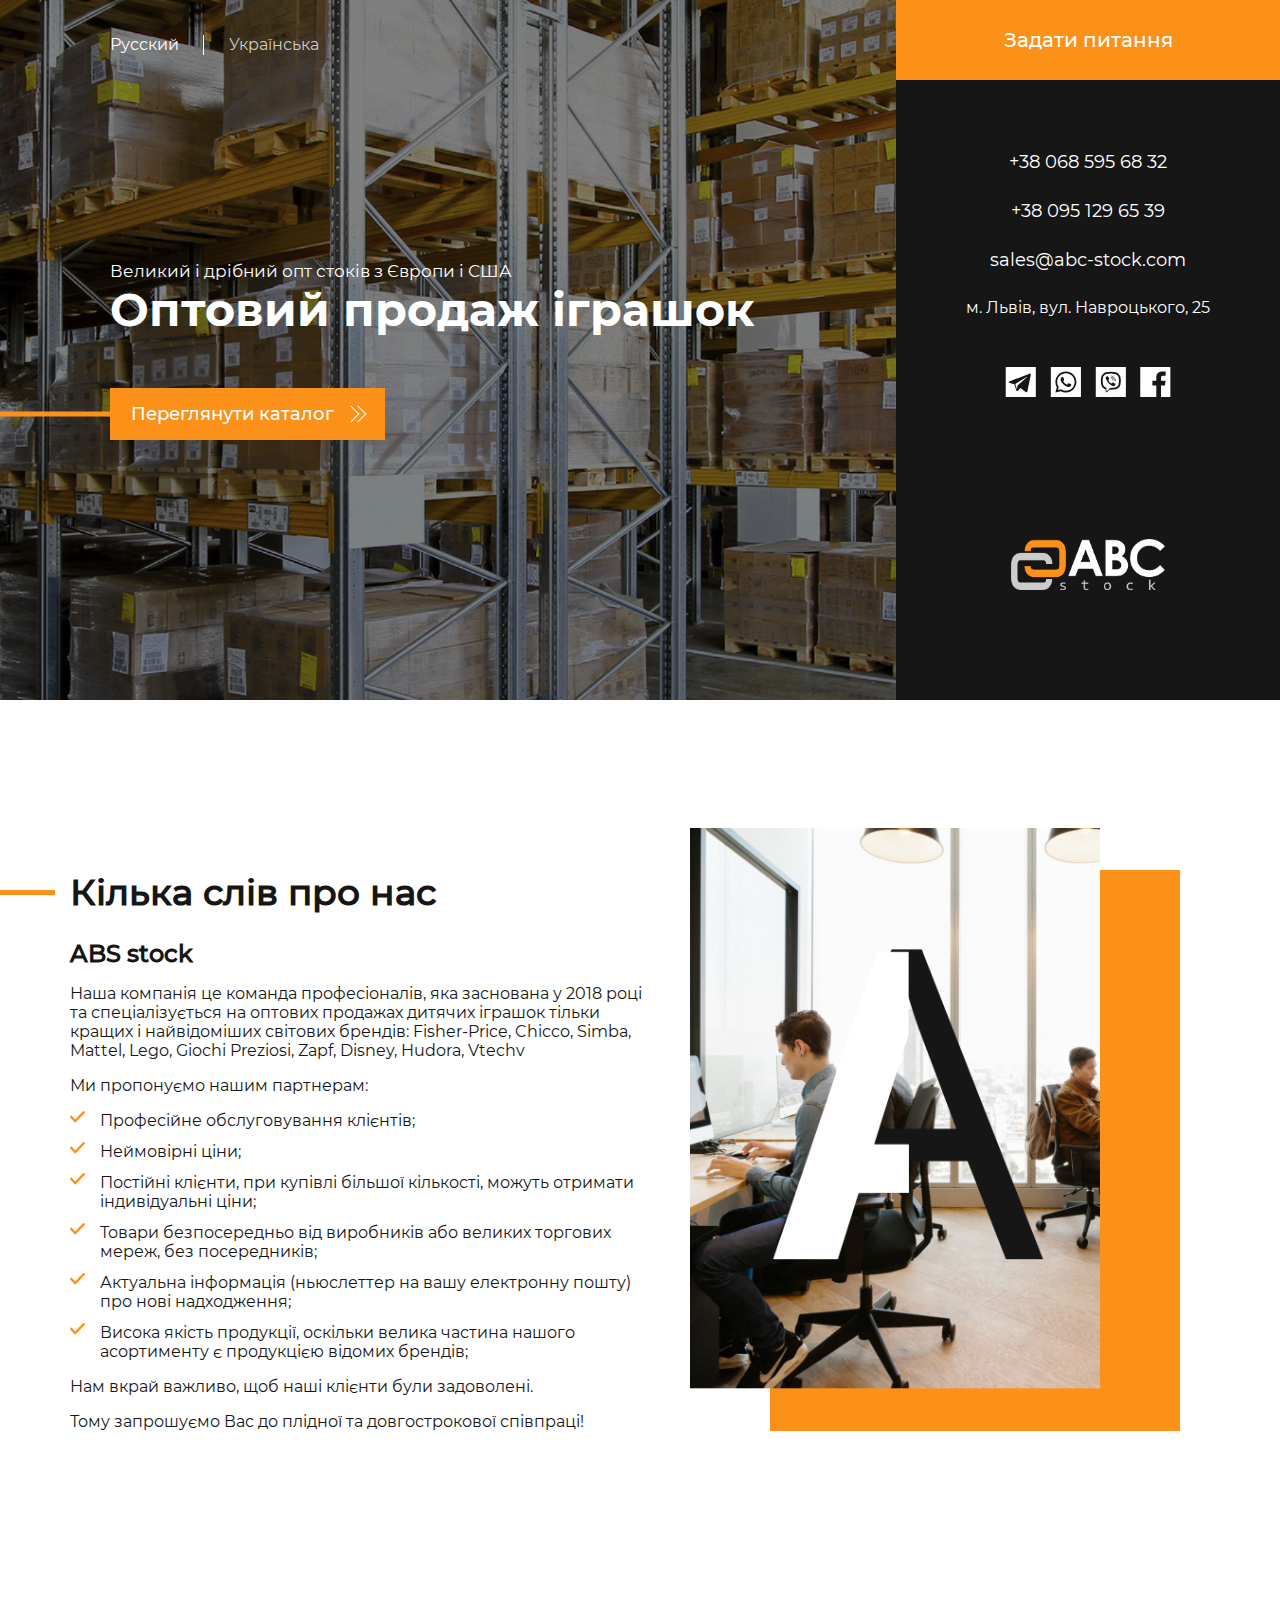
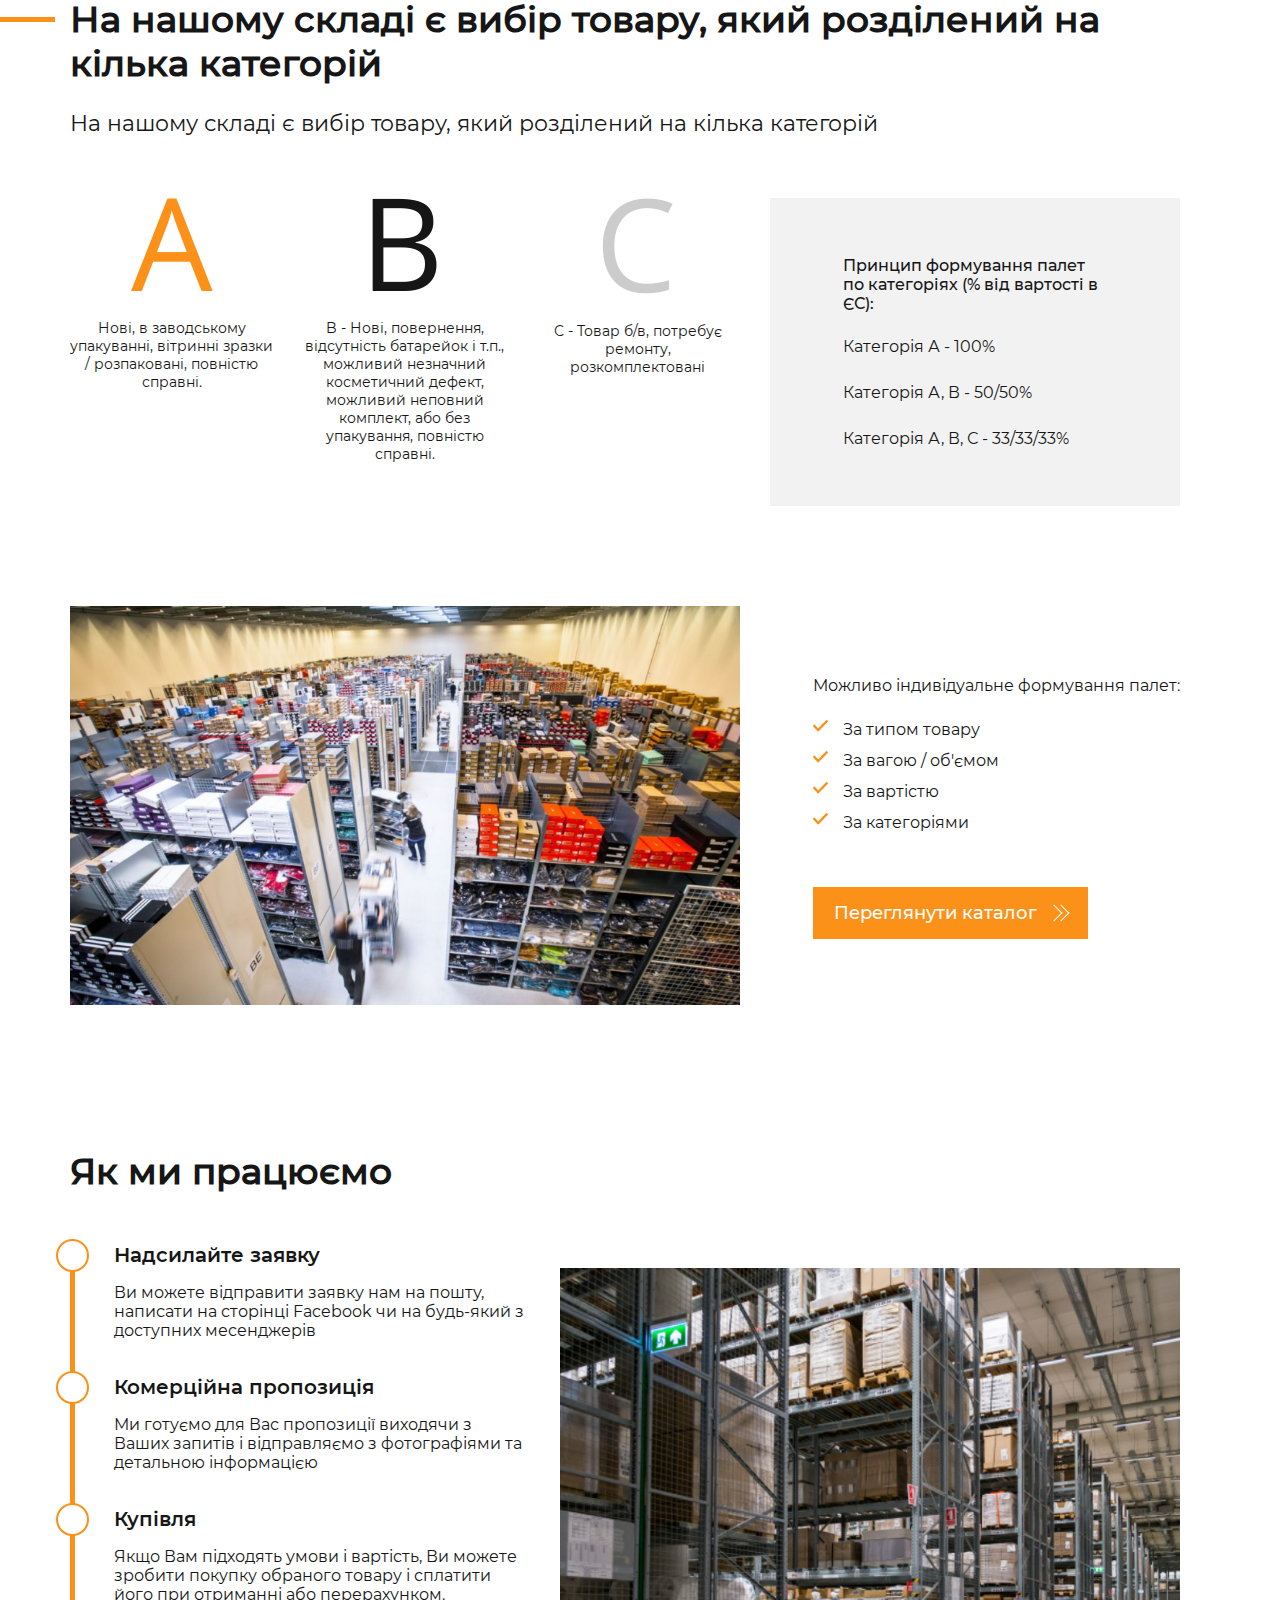
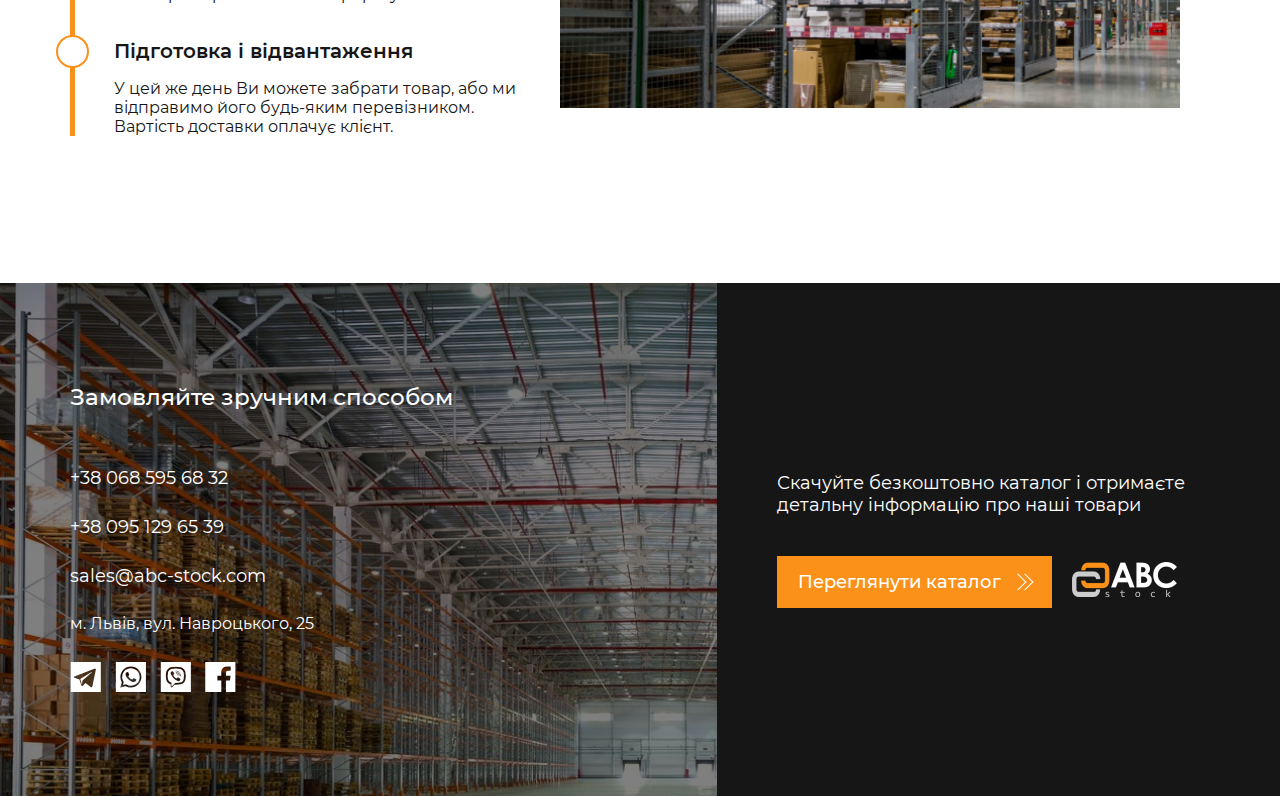
<file: index-ua.html>
<!DOCTYPE html>
<html lang="en">
<head>
	<meta charset="utf-8">
	<!-- <base href="/"> -->

	<title>ABC Stock - Продажа игрушек из Европы и США. Крупный и мелкий ОПТ</title>
	<meta name="description" content="Оптові продажі дитячих іграшок від світових брендів без посередників. Поставки від 10 одиниць до декількох тисяч. Скачай повний каталог товарів на сайті безкоштовно!">

	<meta http-equiv="X-UA-Compatible" content="IE=edge">
	<meta name="viewport" content="width=device-width, initial-scale=1, maximum-scale=1">
	
	<!-- Template Basic Images Start -->
	<meta property="og:image" content="path/to/image.jpg">
	<link rel="icon" href="img/favicon/favicon-46.png">
	<link rel="apple-touch-icon" sizes="180x180" href="img/favicon/favicon-46.png">
	<!-- Template Basic Images End -->
	
	<!-- Custom Browsers Color Start -->
	<meta name="theme-color" content="#fc7700">
	<!-- Custom Browsers Color End -->
	<meta name="apple-mobile-web-app-capable" content="yes">
    <meta name="apple-mobile-web-app-status-bar-style" content="#fc7700">

	<!--Style-->
	<link rel="stylesheet" href="css/magnific-popup.css">
	<link rel="stylesheet" href="css/style.css">
</head>
<body>
	<header>
		<div class="firt_screen_wrapper">
			<div class="custom_row">
				<div class="firt_screen_left column" style="background-image: url('img/main_page.png')">
					<div class="firt_screen_left_rapper">
						<div class="lang_panel">
							<form>
								<div class="lang_panel_wrapper">
									<div class="lang_panel_wrapper-items">
										<label class="lang_label">
											<input type="radio" name="lang" checked>
											<span class="lang_title">Русский</span>
										</label>
									</div>
									<div class="lang_panel_wrapper-items">
										<label class="lang_label">
											<input type="radio" name="lang">
											<span class="lang_title">Українська</span>
										</label>
									</div>
								</div>
							</form>
						</div>
						<div class="firt_screen_left_text">
							<div class="firt_screen_left_text_small">
								Великий і дрібний опт стоків з Європи і США
							</div>
							<h1>
								Оптовий продаж іграшок
							</h1>
							<div class="button_wrapper">
								<a href="#" class="btn_orange">
									Переглянути каталог
									<span class="btn_orange_icon icon"></span>
								</a>
							</div>
						</div>
					</div>
				</div>
				<div class="firt_screen_right column">
					<div class="firt_screen_right_wrapper">
						<a href="#catalog" class="orange_link popap_button">
							Задати питання
						</a>
						<div class="firt_screen_bottom-with-social">
							<div class="social_and_contacts">
								<div class="contacts-header_wrapper">
									<ul class="contacts-header-list list-style-delate">
										<li>
											<a href="tel:0685956832">+38 068 595 68 32</a>
										</li>
										<li>
											<a href="tel:0685956832">+38 095 129 65 39</a>
										</li>
										<li>
											<a href="mailto:sales@abc-stock.com">	sales@abc-stock.com
											</a>
										</li>
										<li>
											<address>
												м. Львів, вул. Навроцького, 25
											</address>
										</li>
									</ul>
								</div>
								<div class="social">
									<ul class="social-list list-style-delate list-vertival">
										<li>
											<a href="#">
												<svg xmlns="http://www.w3.org/2000/svg" width="31" height="30" viewBox="0 0 31 30"><g><g><g><path fill="#fff" d="M21.614 9.899l-11.038 6.846a.502.502 0 0 0-.215.576l1.48 4.771c.032.1.178.087.19-.018l.36-3.199a.502.502 0 0 1 .166-.32l9.347-8.266c.224-.198-.036-.548-.29-.39z"/></g><g><path fill="#fff" d="M25.817 7.82L22.38 24.247a1.083 1.083 0 0 1-1.7.65l-5.188-3.807-2.644 2.7a.878.878 0 0 1-1.465-.351l-1.909-6.056-5.113-1.51c-.671-.198-.711-1.133-.06-1.387l20.125-7.843a1.035 1.035 0 0 1 1.39 1.177zM.73 0v30.094h30.094V0z"/></g></g></g></svg>
											</a>
										</li>
										<li>
											<a href="#">
												<svg xmlns="http://www.w3.org/2000/svg" width="31" height="30" viewBox="0 0 31 30"><g><g><g><path fill="#fff" d="M21.256 17.705l-.109.508a2.202 2.202 0 0 1-.958 1.398c-.624.4-1.433.595-2.462.305-3.191-.903-4.996-3.016-5.965-4.337-.968-1.32-1.343-2.641-1.1-3.72.162-.723.69-1.278 1.021-1.565a.825.825 0 0 1 .587-.2l.682.036c.134.008.252.09.305.214l.994 2.325a.353.353 0 0 1-.058.37l-.865 1a.261.261 0 0 0-.033.292c1.14 2.194 3.215 3.063 3.835 3.281a.259.259 0 0 0 .29-.087l.906-1.173c.1-.13.278-.174.427-.105l2.305 1.063c.15.07.233.233.198.395zm-5.352-11.41c-4.812 0-8.728 3.915-8.728 8.727 0 1.677.477 3.306 1.379 4.71l.216.337-.849 3.015 3.12-.803.321.196a8.71 8.71 0 0 0 4.541 1.273c4.813 0 8.728-3.915 8.728-8.728 0-4.812-3.915-8.727-8.728-8.727z"/></g><g><path fill="#fff" d="M15.904 25.533c-1.806 0-3.574-.462-5.138-1.34l-5.4 1.39 1.475-5.236a10.478 10.478 0 0 1-1.448-5.325c0-5.795 4.716-10.51 10.511-10.51 5.796 0 10.51 4.715 10.51 10.51 0 5.796-4.714 10.511-10.51 10.511zM.844 0v30.094h30.094V0z"/></g></g></g></svg>
											</a>
										</li>
										<li>
											<a href="#">
												<svg xmlns="http://www.w3.org/2000/svg" width="31" height="30" viewBox="0 0 31 30"><g><g><g><path fill="#fff" d="M20.503 14.308c-.193.002-.28-.16-.293-.333-.024-.343-.042-.688-.089-1.028-.25-1.796-1.682-3.282-3.47-3.601-.269-.048-.544-.061-.817-.09-.172-.018-.398-.028-.436-.242-.032-.18.12-.323.29-.332.047-.003.094 0 .14 0l.036.001c2.396.082 4.359 1.678 4.78 4.05.073.407.099.822.131 1.234.014.174-.085.338-.272.34zm-3.091-3.451a3.29 3.29 0 0 0-.912-.28c-.137-.023-.276-.037-.414-.056-.167-.023-.257-.13-.249-.295.008-.154.12-.265.289-.256.553.031 1.088.151 1.58.412 1 .53 1.572 1.366 1.739 2.482.007.05.02.101.023.152.01.125.015.25.025.416-.004.03-.006.1-.024.168-.064.242-.43.272-.515.028a.729.729 0 0 1-.029-.233c0-.511-.112-1.021-.37-1.466a2.728 2.728 0 0 0-1.143-1.072zm.581 2.517a.367.367 0 0 1-.026-.002c-.184-.006-.284-.115-.304-.291-.015-.13-.026-.26-.057-.385a1.084 1.084 0 0 0-.4-.628 1.042 1.042 0 0 0-.325-.157c-.148-.043-.302-.031-.45-.067-.16-.04-.249-.17-.224-.32a.29.29 0 0 1 .306-.233c.935.068 1.603.551 1.698 1.652.007.077.015.16-.002.234a.24.24 0 0 1-.216.197zm2.38 4.297c-.261.555-.642 1.017-1.19 1.312-.155.083-.34.11-.515.164-.201-.062-.393-.103-.57-.176-1.844-.765-3.54-1.752-4.885-3.264-.764-.86-1.362-1.832-1.868-2.86-.24-.487-.441-.993-.647-1.496-.188-.459.088-.933.38-1.279a3.003 3.003 0 0 1 1.006-.755c.297-.143.59-.06.807.191.47.545.9 1.118 1.25 1.75.215.388.156.862-.233 1.127-.095.064-.181.14-.27.212a.881.881 0 0 0-.202.214.586.586 0 0 0-.04.515c.48 1.318 1.29 2.343 2.617 2.896.212.088.425.191.67.162.41-.047.542-.497.83-.732.28-.23.639-.232.941-.04.302.19.596.396.887.604.286.203.57.403.834.635.254.223.341.516.198.82zm-.045-10.712a24.006 24.006 0 0 0-9.01 0c-1.307.291-2.952 1.867-3.273 3.135a17.232 17.232 0 0 0 0 7.394c.321 1.268 1.966 2.844 3.274 3.135.059.012.101.062.101.121v3.594a.2.2 0 0 0 .344.138l1.707-1.752 1.605-1.647a.122.122 0 0 1 .091-.037 24.03 24.03 0 0 0 5.16-.417c1.308-.291 2.954-1.867 3.275-3.135.536-2.454.536-4.94 0-7.394-.321-1.268-1.966-2.844-3.274-3.135z"/></g><g><path fill="#fff" d="M25.341 17.881l-.006.024c-.48 1.943-2.648 4.029-4.638 4.463l-.022.004a25.859 25.859 0 0 1-6.282.419l-2.198 2.285c-.544.566-1.501.18-1.501-.604v-2.17c-1.916-.547-3.922-2.537-4.383-4.397l-.005-.024a18.99 18.99 0 0 1 0-8.18l.005-.024c.482-1.944 2.649-4.029 4.639-4.463l.023-.004a25.775 25.775 0 0 1 9.702 0l.022.004c1.99.434 4.158 2.52 4.638 4.463l.006.024a18.99 18.99 0 0 1 0 8.18zM.776 0v30.094h30.095V0z"/></g></g></g></svg>
											</a>
										</li>
										<li>
											<a href="#">
												<svg xmlns="http://www.w3.org/2000/svg" width="31" height="30" viewBox="0 0 31 30"><g><g><path fill="#fff" d="M.263 0v30.094H16.29V18.47h-3.918v-4.746h3.918V9.739a5.248 5.248 0 0 1 5.248-5.249h4.096v4.268h-2.93c-.922 0-1.668.746-1.668 1.667v3.3h4.524l-.625 4.745h-3.9v11.624h9.322V0z"/></g></g></svg>
											</a>
										</li>
									</ul>
								</div>
							</div>
							<div class="logo">
								<a href="#">
									<img src="img/logo.svg" alt="">
								</a>
							</div>
						</div>
					</div>
				</div>
			</div>
		</div>
	</header>
	<main>
		<section class="s-about">
			<div class="section_wrapper">
			<div class="line_orange"></div>
			<div class="container background-white">
				<div class="custom_row">
					<div class="custon_col-8 about-left_column column list-stly-yellow">
						<div class="section_title">
							<h2>Кілька слів про нас</h2>
						</div>
						<div class="about_us_content">
							<h3>ABS stock</h3>
							<p>
								Наша компанія це команда професіоналів, яка заснована у 2018 році та спеціалізується на оптових 
								продажах дитячих іграшок тільки кращих і найвідоміших світових брендів: Fisher-Price, Chicco, Simba, 
								Mattel, Lego, Giochi Preziosi, Zapf, Disney, Hudora, Vtechv
							</p>
							<p>
								Ми пропонуємо нашим партнерам:
							</p>
							<ul>
								<li>
									Професійне обслуговування клієнтів;
								</li>
								<li>
									Неймовірні ціни;
								</li>
								<li>
									Постійні клієнти, при купівлі більшої кількості, можуть отримати індивідуальні ціни;
								</li>
								<li>
									Товари безпосередньо від виробників або великих торгових мереж, без посередників;
								</li>
								<li>
									Актуальна інформація (ньюслеттер на вашу електронну пошту) про нові надходження;
								</li>
								<li>
									Висока якість продукції, оскільки велика частина нашого асортименту є продукцією відомих брендів;
								</li>
							</ul>
							<p>
								Нам вкрай важливо, щоб наші клієнти були задоволені.
							</p>
							<p>
								Тому запрошуємо Вас до плідної та довгострокової співпраці!
							</p>
						</div>
					</div>
					<div class="custon_col-4 column about-us-image">
						<div class="about-us-image-wrapper">
							<div class="about-us-img" style="background-image: url('img/3-layers.png')">
							</div>
							<div class="about-us-img-background"></div>
						</div>
					</div>
				</div>
			</div>
			</div>
		</section>
		<section class="s-products">
			<div class="section_wrapper">
				<div class="line_orange"></div>
				<div class="container background-white">
					<div class="custom_row">
						<div class="column">
							<div class="section_title">
								<h2>На нашому складі є вибір товару, який розділений на кілька категорій</h2>
								<p>На нашому складі є вибір товару, який розділений на кілька категорій</p>
							</div>
						</div>
					</div>
				</div>
				<div class="container about_products_container">
					<div class="custom_row">
						<div class="custon_col-8 about_products_column column">
							<div class="custom_row">
								<div class="about_products_item">
									<div class="about_products_item_wrapper">
										<div class="about_products_item_wrapper-img">
											<img src="img/A.png" alt="">
										</div>
										<div class="about_products_item_wrapper-text">
											Нові, в заводському упакуванні,
											вітринні зразки /
											розпаковані, повністю
											справні.
										</div>
									</div>
								</div>
								<div class="about_products_item">
									<div class="about_products_item_wrapper">
										<div class="about_products_item_wrapper-img">
											<img src="img/B.png" alt="">
										</div>
										<div class="about_products_item_wrapper-text">
											B - Нові, повернення, відсутність
											батарейок і т.п., можливий
											незначний косметичний
											дефект, можливий неповний
											комплект, або без упакування,
											повністю справні.
										</div>
									</div>
								</div>
								<div class="about_products_item">
									<div class="about_products_item_wrapper">
										<div class="about_products_item_wrapper-img">
											<img src="img/C.png" alt="">
										</div>
										<div class="about_products_item_wrapper-text">
											С  - Товар б/в, потребує ремонту,
											розкомплектовані
										</div>
									</div>
								</div>
							</div>	
						</div>
						<div class="custon_col-4 column price_column">
							<div class="price_wrapper">
								<p>
									Принцип формування палет по
									категоріях (% від вартості в ЄС):
								</p>
								<ul class="categoria_price_list list-style-delate">
									<li>Категорія А - 100%</li>
									<li>Категорія А, В - 50/50%</li>
									<li>Категорія А, В, С - 33/33/33%</li>
								</ul>
							</div>
						</div>
					</div>
				</div>
			</div>
		</section>
		<section class="s-pay">
			<div class="container">
				<div class="custom_row">
					<div class="custon_col-8 pay-section_img_col  column">
						<img src="img/s-price-1.png" alt="">
					</div>
					<div class="custon_col-4 pay-srction_content_col column">
						<div class="pay-section_content_wrapper list-stly-yellow">
							<p>
								Можливо індивідуальне формування палет:
							</p>
							<ul>
								<li>
									За типом товару
								</li>
								<li>
									За вагою / об'ємом
								</li>
								<li>
									За вартістю
								</li>
								<li>
									За категоріями
								</li>
							</ul>
							<div class="pay-section_content_button_box">
								<a href="#" class="btn_orange">
									Переглянути каталог
									<span class="btn_orange_icon icon"></span>
								</a>
							</div>
						</div>
					</div>
				</div>
			</div>
		</section>
		<section class="how_we_work">
			<div class="container">
				<div class="custom_row">
					<div class="column">
						<div class="section_title">
							<h2>Як ми працюємо</h2>
						</div>
					</div>
				</div>
			</div>
			<div class="container how_we_work_content_container">
				<div class="custom_row">
					<div class="how_we_work-left column">
						<div class="how_we_work-snipet-wrapper">
							<div class="how_we_work-snipet-item">
								<div class="how_we_work-snipet-name">
									Надсилайте заявку
								</div>
								<div class="how_we_work-snipet-text">
									Ви можете відправити заявку нам на пошту, написати на сторінці
									Facebook чи на будь-який з доступних месенджерів
								</div>
							</div>
							<div class="how_we_work-snipet-item">
								<div class="how_we_work-snipet-name">
									Комерційна пропозиція
								</div>
								<div class="how_we_work-snipet-text">
									Ми готуємо для Вас пропозиції виходячи з Ваших запитів і 
									відправляємо з фотографіями та детальною інформацією
								</div>
							</div>
							<div class="how_we_work-snipet-item">
								<div class="how_we_work-snipet-name">
									Купівля
								</div>
								<div class="how_we_work-snipet-text">
									Якщо Вам підходять умови і вартість, Ви можете зробити
									покупку обраного товару і сплатити його при отриманні або
									перерахунком.
								</div>
							</div>
							<div class="how_we_work-snipet-item">
								<div class="how_we_work-snipet-name">
									Підготовка і відвантаження
								</div>
								<div class="how_we_work-snipet-text">
									У цей же день Ви можете забрати товар, або ми відправимо його
									будь-яким перевізником. Вартість доставки оплачує клієнт.
								</div>
							</div>
						</div>
					</div>
					<div class="how_we_work-right column">
						<div class="how_we_work-right_wrapper">
							<img src="img/how_we_work-1.png" alt="">
						</div>
					</div>
				</div>
			</div>
		</section>
	</main>
	<footer>
		<div class="full-container">
			<div class="custom_row">
				<div class="footer-left_column column" style="background-image: url('img/footer-1.png');">
					<div class="container">
						<div class="custom_row">
							<div class="column">
								<div class="social_footer">
									<div class="social_footer-title">
										<h2>Замовляйте зручним способом</h2>
									</div>
									<div class="social_footer-contacts-wrapper">
										<ul class="contacts-header-list list-style-delate">
											<li>
												<a href="tel:0685956832">+38 068 595 68 32</a>
											</li>
											<li>
												<a href="tel:0685956832">+38 095 129 65 39</a>
											</li>
											<li>
												<a href="mailto:sales@abc-stock.com">	sales@abc-stock.com
												</a>
											</li>
											<li>
												<address>
													м. Львів, вул. Навроцького, 25
												</address>
											</li>
										</ul>
									</div>
									<div class="social">
									<ul class="social-list list-style-delate list-vertival">
										<li>
											<a href="#">
												<svg xmlns="http://www.w3.org/2000/svg" width="31" height="30" viewBox="0 0 31 30"><g><g><g><path fill="#fff" d="M21.614 9.899l-11.038 6.846a.502.502 0 0 0-.215.576l1.48 4.771c.032.1.178.087.19-.018l.36-3.199a.502.502 0 0 1 .166-.32l9.347-8.266c.224-.198-.036-.548-.29-.39z"></path></g><g><path fill="#fff" d="M25.817 7.82L22.38 24.247a1.083 1.083 0 0 1-1.7.65l-5.188-3.807-2.644 2.7a.878.878 0 0 1-1.465-.351l-1.909-6.056-5.113-1.51c-.671-.198-.711-1.133-.06-1.387l20.125-7.843a1.035 1.035 0 0 1 1.39 1.177zM.73 0v30.094h30.094V0z"></path></g></g></g></svg>
											</a>
										</li>
										<li>
											<a href="#">
												<svg xmlns="http://www.w3.org/2000/svg" width="31" height="30" viewBox="0 0 31 30"><g><g><g><path fill="#fff" d="M21.256 17.705l-.109.508a2.202 2.202 0 0 1-.958 1.398c-.624.4-1.433.595-2.462.305-3.191-.903-4.996-3.016-5.965-4.337-.968-1.32-1.343-2.641-1.1-3.72.162-.723.69-1.278 1.021-1.565a.825.825 0 0 1 .587-.2l.682.036c.134.008.252.09.305.214l.994 2.325a.353.353 0 0 1-.058.37l-.865 1a.261.261 0 0 0-.033.292c1.14 2.194 3.215 3.063 3.835 3.281a.259.259 0 0 0 .29-.087l.906-1.173c.1-.13.278-.174.427-.105l2.305 1.063c.15.07.233.233.198.395zm-5.352-11.41c-4.812 0-8.728 3.915-8.728 8.727 0 1.677.477 3.306 1.379 4.71l.216.337-.849 3.015 3.12-.803.321.196a8.71 8.71 0 0 0 4.541 1.273c4.813 0 8.728-3.915 8.728-8.728 0-4.812-3.915-8.727-8.728-8.727z"></path></g><g><path fill="#fff" d="M15.904 25.533c-1.806 0-3.574-.462-5.138-1.34l-5.4 1.39 1.475-5.236a10.478 10.478 0 0 1-1.448-5.325c0-5.795 4.716-10.51 10.511-10.51 5.796 0 10.51 4.715 10.51 10.51 0 5.796-4.714 10.511-10.51 10.511zM.844 0v30.094h30.094V0z"></path></g></g></g></svg>
											</a>
										</li>
										<li>
											<a href="#">
												<svg xmlns="http://www.w3.org/2000/svg" width="31" height="30" viewBox="0 0 31 30"><g><g><g><path fill="#fff" d="M20.503 14.308c-.193.002-.28-.16-.293-.333-.024-.343-.042-.688-.089-1.028-.25-1.796-1.682-3.282-3.47-3.601-.269-.048-.544-.061-.817-.09-.172-.018-.398-.028-.436-.242-.032-.18.12-.323.29-.332.047-.003.094 0 .14 0l.036.001c2.396.082 4.359 1.678 4.78 4.05.073.407.099.822.131 1.234.014.174-.085.338-.272.34zm-3.091-3.451a3.29 3.29 0 0 0-.912-.28c-.137-.023-.276-.037-.414-.056-.167-.023-.257-.13-.249-.295.008-.154.12-.265.289-.256.553.031 1.088.151 1.58.412 1 .53 1.572 1.366 1.739 2.482.007.05.02.101.023.152.01.125.015.25.025.416-.004.03-.006.1-.024.168-.064.242-.43.272-.515.028a.729.729 0 0 1-.029-.233c0-.511-.112-1.021-.37-1.466a2.728 2.728 0 0 0-1.143-1.072zm.581 2.517a.367.367 0 0 1-.026-.002c-.184-.006-.284-.115-.304-.291-.015-.13-.026-.26-.057-.385a1.084 1.084 0 0 0-.4-.628 1.042 1.042 0 0 0-.325-.157c-.148-.043-.302-.031-.45-.067-.16-.04-.249-.17-.224-.32a.29.29 0 0 1 .306-.233c.935.068 1.603.551 1.698 1.652.007.077.015.16-.002.234a.24.24 0 0 1-.216.197zm2.38 4.297c-.261.555-.642 1.017-1.19 1.312-.155.083-.34.11-.515.164-.201-.062-.393-.103-.57-.176-1.844-.765-3.54-1.752-4.885-3.264-.764-.86-1.362-1.832-1.868-2.86-.24-.487-.441-.993-.647-1.496-.188-.459.088-.933.38-1.279a3.003 3.003 0 0 1 1.006-.755c.297-.143.59-.06.807.191.47.545.9 1.118 1.25 1.75.215.388.156.862-.233 1.127-.095.064-.181.14-.27.212a.881.881 0 0 0-.202.214.586.586 0 0 0-.04.515c.48 1.318 1.29 2.343 2.617 2.896.212.088.425.191.67.162.41-.047.542-.497.83-.732.28-.23.639-.232.941-.04.302.19.596.396.887.604.286.203.57.403.834.635.254.223.341.516.198.82zm-.045-10.712a24.006 24.006 0 0 0-9.01 0c-1.307.291-2.952 1.867-3.273 3.135a17.232 17.232 0 0 0 0 7.394c.321 1.268 1.966 2.844 3.274 3.135.059.012.101.062.101.121v3.594a.2.2 0 0 0 .344.138l1.707-1.752 1.605-1.647a.122.122 0 0 1 .091-.037 24.03 24.03 0 0 0 5.16-.417c1.308-.291 2.954-1.867 3.275-3.135.536-2.454.536-4.94 0-7.394-.321-1.268-1.966-2.844-3.274-3.135z"></path></g><g><path fill="#fff" d="M25.341 17.881l-.006.024c-.48 1.943-2.648 4.029-4.638 4.463l-.022.004a25.859 25.859 0 0 1-6.282.419l-2.198 2.285c-.544.566-1.501.18-1.501-.604v-2.17c-1.916-.547-3.922-2.537-4.383-4.397l-.005-.024a18.99 18.99 0 0 1 0-8.18l.005-.024c.482-1.944 2.649-4.029 4.639-4.463l.023-.004a25.775 25.775 0 0 1 9.702 0l.022.004c1.99.434 4.158 2.52 4.638 4.463l.006.024a18.99 18.99 0 0 1 0 8.18zM.776 0v30.094h30.095V0z"></path></g></g></g></svg>
											</a>
										</li>
										<li>
											<a href="#">
												<svg xmlns="http://www.w3.org/2000/svg" width="31" height="30" viewBox="0 0 31 30"><g><g><path fill="#fff" d="M.263 0v30.094H16.29V18.47h-3.918v-4.746h3.918V9.739a5.248 5.248 0 0 1 5.248-5.249h4.096v4.268h-2.93c-.922 0-1.668.746-1.668 1.667v3.3h4.524l-.625 4.745h-3.9v11.624h9.322V0z"></path></g></g></svg>
											</a>
										</li>
									</ul>
								</div>
								</div>
							</div>
						</div>
					</div>
					<div class="downlowd_catalog">
						<div class="downlowd_catalog_wrapper">
							<p>
								Скачуйте безкоштовно каталог і 
								отримаєте детальну інформацію 
								про наші товари
							</p>
							<div class="downlowd_catalog_button">
								<a href="#" class="btn_orange">
									Переглянути каталог
									<span class="btn_orange_icon icon"></span>
								</a>
								<a href="#" class="footer_logo">
									<img src="img/small_logo.png" alt="">
								</a>
							</div>
						</div>
					</div>
				</div>	
			</div>
		</div>
	</footer>
<!--Script-->
<div id="catalog" class="mfp-hide black-popup-block">
	<h5>
		Залиште свої контакти і ми<br>
		проконсультуємо Вас найближчим часом!
	</h5>
	<div class="form_block">
		<form>
			<div class="form_block-wrapper">
				<div class="form_block-wrapper-item">
					<label for="name" class="label">
						Ім'я
					</label>
					<input type="text" name="name"  id="name" class="input" placeholder="Сергій" required>
				</div>
				<div class="wrapper_for_input_half">
					<div class="form_block-wrapper-item">
						<label for="phone" class="label">
							Телефон
						</label>
						<input type="tel" name="tel"  id="phone" class="input" placeholder="+ 380 93 123 21 12" data-mask="callback-catalog-phone">
					</div>
					<div class="form_block-wrapper-item">
						<label for="mail" class="label">
							E-mail
						</label>
						<input type="email" name="mail"  id="mail" class="input" placeholder="pochta@gmail.com">
					</div>
				</div>
				<div class="form_block-wrapper-item coment_text">
					<label for="coment" class="label">Коментарій</label>
					<textarea class="textarea" name="coment" id="coment" placeholder="Введіть ваше питання"></textarea>
				</div>
				<div class="form_block-wrapper-item-button">
					<button class="btn_orange" type="submit">Задати питання</button>
				</div>
			</div>
		</form>
	</div>
</div>

<script src="js/jquery-3.3.1.min.js"></script>
<script src="js/mask.js"></script>
<script src="js/jquery.magnific-popup.min.js"></script>
<script src="js/common.js"></script>
</body>
</html>
</file>
<file: css/style.css>
@font-face{
   	font-family: "Montserrat-Regular";
    src: url("../fonts/Montserrat-Regular/Montserrat-Regular.woff");
    font-style: normal;
    font-weight: normal;
}
@font-face{
   	font-family: "Montserrat-Bold";
    src: url("../fonts/Montserrat-Bold/Montserrat-Bold.woff");
    font-style: normal;
    font-weight: normal;
}
@font-face{
   	font-family: "Montserrat-Medium";
    src: url("../fonts/Montserrat-Medium/Montserrat-Medium.woff");
    font-style: normal;
    font-weight: normal;
}
@font-face{
   	font-family: "Montserrat-SemiBold";
    src: url("../fonts/Montserrat-SemiBold/Montserrat-SemiBold.woff");
    font-style: normal;
    font-weight: normal;
}
*{
	box-sizing: border-box;
}
html,
body{
	height: 100%;
}
body{
	margin: 0;
	line-height: normal;
	font-size: 16px;
	color: #161616;
	display: flex;
	flex-direction: column;
	min-width: 320px;
	font-family: "Montserrat-Regular";
}
img{
	max-width: 100%;
}
main{
	flex: 1 0 auto;
}
footer{
	flex: 0 0 auto; 
}
.firt_screen_wrapper{
	color: #fff;
}
.container-full{
	max-width: 100%;
	width: 100%;
	padding-left: 15px;
	padding-right: 15px;
}
.container{
	max-width: 1590px;
	margin-left: auto;
	margin-right: auto;
	padding-left: 15px;
	padding-right: 15px;
}
.column{
	max-width: 100%;
	width: 100%;
}
.firt_screen_wrapper .column{
	padding-left: 15px;
	padding-right: 15px;
}
.custom_row{
	display: flex;
	flex-wrap: wrap;
}
.firt_screen_right{
	max-width: 22%
}
.firt_screen_left{
	max-width: 78%;
	position: relative;
	z-index: 1;
	overflow: hidden;
	background-size: cover;
	background-repeat: no-repeat;
	background-position: center;
	background-color: #161616;
	max-height: 980px;
}
.firt_screen_left_rapper{
	height: 100vh;
	min-height: 700px;
	max-height: 980px;
	padding-left: 11%;
	padding-top: 55px;
	padding-bottom: 55px;
	position: relative;
}
.firt_screen_left:after{
	content: " ";
	display: block;
	background-color: rgba(0, 0, 0, 0.5);
	position: absolute;
	height: 100%;
	width: 100%;
	top: 0;
	left: 0;
	z-index: -1;
}
.firt_screen_right{
	background-color: #161616;
}
.firt_screen_left_text_small{
	font-size: 24px;
	color: #fff;
	font-weight: 500;
}
.firt_screen_left_text h1{
	font-size: 64px;
	font-family: "Montserrat-Bold";
	margin: 0;
	margin-bottom: 50px;
}
.btn_orange{
	display: inline-block;
	color: #fff;
	font-size: 24px;
	background-color: #fc9119;
	font-family: "Montserrat-Medium";
	text-decoration: none;
	padding: 14px 50px 14px 20px;
	position: relative;
	text-align: center;
	border: 1px solid #fc9119;
}
.btn_orange:focus{
	outline: none;
}
.icon{
	display: inline-block;
}
.btn_orange_icon{
	position: absolute;
	top: 14px;
	right: 20px;
}
.btn_orange:hover .btn_orange_icon{
	animation: arrow-right 1s infinite linear;
}
.btn_orange_icon:before, .btn_orange_icon:after{
	content: " ";
	display: inline-block;
	position: relative;
	width: 11px;
	height: 11px;
	border: 1px solid #fff;
	border-left: none;
	border-top: none;
	transform: rotate(-45deg);
}
.btn_orange_icon:after{
	margin-left: -5px;
}
.firt_screen_left_rapper{
	display: flex;
	align-items: center;
}
.lang_panel{
	position: absolute;
	top: 35px;
	left: 11%;
}
.firt_screen_left_text{
	width: 100%;
}
.lang_panel_wrapper{
	display: flex;
	flex-wrap: wrap;
	align-items: center;
	margin: -7px -25px;
}
.lang_panel_wrapper-items{
	position: relative;
	padding: 7px 25px;
}
.lang_panel_wrapper .lang_panel_wrapper-items:after{
	content: " ";
	height: 20px;
	width: 1px;
	background: #fff;
	display: inline-block;
	position: absolute;	
	top: 50%;
	right: 0;
	transform: translate(0, -50%);
}
.lang_panel_wrapper .lang_panel_wrapper-items:last-child:after{
	display: none;
}
.lang_label{
	position: relative;
}
.lang_label input{
	visibility: hidden;
	opacity: 0;
	z-index: -1;
	margin: 10px 0 0 7px;
	position: absolute;
}
.lang_title{
	cursor: pointer;
	display: inline-block;
	color: #cccccc;
}
.lang_label input:checked + .lang_title{
	color: #fff;
}
.button_wrapper:after{
    content: " ";
    display: block;
    height: 5px;
    width: 30%;
    background: #fc9119;
    position: absolute;
    left: -30%;
    top: 50%;
    transform: translate(0, -50%);
}
.button_wrapper{
	position: relative;
}
.orange_link{
	display: block;
	margin: 0px -15px;
	text-align: center;
	line-height: 133px;
	font-size: 24px;
	font-family: "Montserrat-Medium";
	color: #fff;
	text-decoration: none;
	background: #fc9119;
	height: 133px;
}
.list-style-delate{
	list-style: none;
	padding-left: 0;
	margin: 0;
	padding-left: 0;
}
.list-vertival{
	display: flex;
	flex-wrap: wrap;
}
.social-list{
	margin: -7px;
	justify-content: center;
}
.social-list a{
	display: block;
	font-size: 0;
}
.social-list li{
	padding: 7px;
}
.contacts-header-list a{
	display: inline-block;
	color: #FFF;
	font-size: 18px;
	text-decoration: none;
}
.contacts-header-list li{
	margin-bottom: 27px;
	text-align: center;
}
.contacts-header-list li:last-child{
	margin-bottom: 0;
}
.contacts-header-list address{
	font-style: normal;
}
.logo{
	text-align: center;
}
.firt_screen_bottom-with-social{
	height: calc(100% - 133px);
	display: flex;
	flex-direction: column;
	justify-content: space-between;
	padding: 20% 0;
	padding-top: 35%;
}
.firt_screen_right_wrapper{
	height: 100%;
}
.contacts-header_wrapper{
	margin-bottom: 50px;
}
.half-col{
	max-width: 50%
}
.section_title h2{
	font-size: 36px;
	font-family: "Montserrat-Medium";
	color: #161616;
	margin: 0;
}
.how_we_work .section_title{
	margin-bottom: 0;
}
.s-about{
	padding-top: 170px;
	padding-bottom: 150px;
}
.logo a{
	display: inline-block;
}
.about_us_content h3{
	margin: 0;
	margin-bottom: 15px;
	font-size: 24px;
	font-family: "Montserrat-Medium";
}
@keyframes arrow-right {
  50% {
    transform: translateX(20%);
  }
  100% {
    transform: translateX(0);
  }
}
.section_title{
	margin-bottom: 25px;
}
.about_us_content ul li,
.about_us_conten p{
	font-size: 16px;
	color: #161616;
	margin: 0;
	margin-bottom: 15px;
}
.list-stly-yellow ul{
	padding-left: 0;
	margin: 0;
	list-style: none;
}
.list-stly-yellow ul li{
	padding-left: 30px;
	position: relative;
	margin-bottom: 12px;
}
.list-stly-yellow ul li:last-child{
	margin-bottom: 0;
}
.list-stly-yellow ul li:before{
	content: " ";
	width: 15px;
	height: 12px;
	display: block;
	background-image: url('../img/checked.png');
	background-repeat: no-repeat;
	background-size: contain;
	position: absolute;
	left: 0;
	top: 0;
}
.about-us-img{
	background-size: cover;
	max-width: 464px;
	width: 100%;
	height: 592px;
	position: absolute;
	right: 142px;
	top: -42px;
}
section .custom_row{
	margin-left: -15px;
	margin-right: -15px;
}
section .column{
	padding-left: 15px;
	padding-right: 15px;
}
.custon_col-8{
	max-width: 968px;
}
.custon_col-4{
	max-width: 622px;
}
.about-us-img-background{
	background: #fc9119;
	max-width: 464px;
	width: 100%;
	height: 592px;
}
.about-us-image-wrapper{
	position: relative;
	max-width: 464px;
	margin-left: auto;
}
.background-white{
	background: #fff;
}
.line_orange{
	height: 5px;
	background: #fc9119;
	width: 50%;
	position: absolute;
	left: 0;
	top: 20px;
}
.line_orange{
	top: 20px;
}
.section_wrapper{
	position: relative;
}
section{
	position: relative;
	overflow: hidden;
}
section .container{
	position: relative;
}
.section_title p{
	font-size: 22px;
	margin: 0;
	margin-top: 25px;
}
.about_products_item_wrapper{
	max-width: 265px;
	margin-left: auto;
	margin-right: auto;
}
.about_products_item_wrapper-text{
	color: #161616;
	text-align: center;
}
.about_products_item_wrapper-img{
	text-align: center;
	margin-bottom: 24px;
}
.about_products_item{
	max-width: 33.3%;
	width: 100%;
	padding-left: 15px;
	padding-right: 15px;
}
.about_products_container{
	margin-top: 36px;
}
.price_wrapper{
	background: #f2f2f2;
	max-width: 450px;
	margin-left: auto;
	padding: 58px 73px;
}
.price_wrapper p{
	font-size: 16px;
	font-family: "Montserrat-Medium";
	margin: 0;
	margin-bottom: 24px;
}
.categoria_price_list{
	font-size: 16px;
}
.categoria_price_list li{
	margin-bottom: 27px;
}
.categoria_price_list li:last-child{
	margin-bottom: 0;
}
.s-pay{
	padding-top: 50px;
	padding-bottom: 70px;
}
.s-products{
	padding-bottom: 50px;
}
.pay-section_content_button_box{
	margin-top: 55px;
}
.pay-section_content_wrapper p{
	margin: 0;
	margin-bottom: 25px;
}
.pay-section_content_wrapper{
	max-width: 450px;
	margin-left: auto;
}
.pay-srction_content_col{
	display: flex;
	flex-direction: column;
	justify-content: center;
}
.how_we_work_content_container{
	margin-top: 50px;
}
.how_we_work-left{
	max-width: 790px;
}
.how_we_work-right{
	max-width: 800px
}
.how_we_work{
	padding-top: 70px;
	padding-bottom: 147px;
}
.how_we_work-snipet-wrapper{
	max-width: 585px;
}
.how_we_work-snipet-name{
	color: #161616;
	font-size: 24px;
	font-family: "Montserrat-SemiBold";
	margin-bottom: 16px;
}
.how_we_work-snipet-item{
	padding-left: 44px;
	padding-bottom: 61px;
	position: relative;
}
.how_we_work-snipet-item:last-child{
	padding-bottom: 0;
}
.how_we_work-snipet-item:after{
	content: " ";
	height: 100%;
	width: 5px;
	background: #fc9119;
	position: absolute;
	left: 0;
	top: 0;
}
.how_we_work-snipet-item:before{
    content: " ";
    display: inline-block;
    width: 29px;
    height: 29px;
    border: 2px solid #fc9119;
    border-radius: 100%;
    position: absolute;
    background: #fff;
    z-index: 1;
    left: -14px;
    top: -4px;
}
.footer-left_column{
	background-size: cover;
	background-position: center;
	position: relative;
	min-height: 513px;
	z-index: 1;
}
.footer-left_column:after{
	content: " ";
	display: block;
	height: 100%;
	width: 100%;
	position: absolute;
	top: 0;
	left: 0;
	background: rgba(0, 0, 0, 0.5);
	z-index: -1;
}
.downlowd_catalog{
	position: absolute;
	top: 0;
	right: 0;
	max-width: 44%;
	width: 100%;
	padding: 60px;
	height: 100%;
	background: #161616;
	z-index: 1;
	display: flex;
	align-items: center;
	justify-content: center;
}
footer{
	color: #fff;
}
.downlowd_catalog_wrapper{
	max-width: 450px;
	width: 100%;
}
.downlowd_catalog_wrapper p{
	font-size: 24px;
	margin: 0;
	margin-bottom: 40px;
}
.downlowd_catalog_button .btn_orange{
	margin-right: 10px;
}
.footer_logo{
	display: inline-block;
	vertical-align: middle;
}
.downlowd_catalog_button{
	display: flex;
	align-items: center;
	flex-wrap: wrap;
}
.social_footer{
	max-width: 50%;
}
.social_footer-title h2{
	font-size: 36px;
	font-family: "Montserrat-Medium";
	margin: 0;
	font-weight: normal;
}
.social_footer{
	padding: 100px 0;
}
.social_footer-contacts-wrapper .contacts-header-list li{
	text-align: left;
}
.social_footer-contacts-wrapper{
	margin-top: 56px;
}
footer .social-list{
	justify-content: flex-start;
}
footer  .social{
	margin-top: 29px;
}
.mfp-bg{
	background: #fff;
}
.black-popup-block{
	max-width: 1000px;
	margin: auto;
	background: #000;
	padding: 50px 30px;
	color: #fff;
	position: relative;
}
.black-popup-block h5{
	font-size: 36px; 
	font-family: "Montserrat-Bold";
	margin: 0;
}
.form_block{
	margin-top: 50px;
}
.mfp-close{
	font-size: 0;
	color: #fff;
	right: 20px!important;
	top: 20px!important;
}
.mfp-close-btn-in .mfp-close{
	background-image: url('../img/close.png');
	background-size: 28px;
	background-repeat: no-repeat;
	background-position: center;
	width: 28px;
	height: 28px;
}
.input{
	display: block;
	border: 1px solid #e2e2e2;
	height: 50px;
	font-size: 18px;
	width: 100%;
	color: #fff;
	background: #000;
	padding-left: 20px;
	padding-right: 20px;
	font-family: "Montserrat-Regular";
}
.input::-webkit-input-placeholder{
	color: #fff;
}
.input::-moz-placeholder{
	color: #fff;
}
.input:-ms-input-placeholder{
	color: #fff;
}
.input:focus{
	outline: none;
}
.label{
	display: block;
	font-size: 18px;
	margin-bottom: 6px;
	font-family: "Montserrat-Regular";
}
.wrapper_for_input_half{
	display: flex;
	flex-wrap: wrap;
	margin-left: -15px;
	margin-right: -15px;
	margin-top: 15px;
}
.wrapper_for_input_half .form_block-wrapper-item{
	padding-left: 15px;
	padding-right: 15px;
	max-width: 50%;
	width: 100%;
}
.coment_text{
	margin-top: 15px;
}
.textarea{
	width: 100%;
	display: block;
	border: 1px solid #e2e2e2;
	height: 100px;
	resize: none;
	background: #000;
	font-size: 18px;
	color: #fff;
	padding: 12px 20px;
	font-family: "Montserrat-Regular";
}
button{
	cursor: pointer;
}
.textarea::-webkit-input-placeholder{
	color: #fff;
}
.textarea::-moz-placeholder{
	color: #fff;
}
.textarea:focus{
	outline: none;
}
.form_block-wrapper-item-button{
	margin-top: 30px;
}
.form_block-wrapper-item-button .btn_orange{
	padding: 12px 63px;
}
.mfp-container{
	padding-left: 15px;
	padding-right: 15px;
}
/*--Media--*/
@media only screen and (max-width: 1680px) {
  .container{
  	max-width: 1170px;
  }
  .custon_col-8{
  	max-width: 700px;
  }
  .custon_col-4{
  	max-width: 440px;
  }
  .about-us-img{
  	right: 80px;
  }
  .how_we_work-left{
  	max-width: 490px;
  }
  .how_we_work-right{
  	max-width: 650px;
  }
  .how_we_work-snipet-name{
		font-size: 20px;
	}
	.how_we_work-snipet-item{
  		padding-bottom: 35px;
  	}
  	.how_we_work-right{
  		display: flex;
  		flex-direction: column;
  		justify-content: center;
  	}
  	.pay-section_content_wrapper{
		max-width: 368px;
	}
	.about-us-img,
	.about-us-img-background{
		max-height: 561px;
	}
	.s-about .about-left_column{
		padding-right: 100px;
	}
	.social_footer-title h2{
		font-size: 23px;
	}
	.downlowd_catalog_wrapper p{
		font-size: 18px;
	}
	.btn_orange{
		font-size: 18px;
	}
	.downlowd_catalog_button .btn_orange{
		margin-right: 20px;
	}
}
@media only screen and (max-width: 1440px){
	.black-popup-block h5{
  		font-size: 28px;
  	}
  	.black-popup-block{
  		max-width: 800px;
  	}
	.firt_screen_left_text h1{
		font-size: 50px;
	}
	.firt_screen_left_text_small{
		font-size: 18px;
	}
	.firt_screen_right{
		max-width: 30%;
	}
	.firt_screen_left{
		max-width: 70%;
	}
	.about_products_item_wrapper-text{
		font-size: 14px;
	}
	.orange_link{
		line-height: 80px;
		height: 80px;
	}
	.firt_screen_bottom-with-social{
		padding: 20% 0;
		padding-bottom: 15%;
	}
}
@media only screen and (max-width: 1380px){
	.firt_screen_left_text h1{
		font-size: 46px;
	}
	.firt_screen_left_text_small{
		font-size: 17px;
	}
	.orange_link{
		font-size: 20px;
	}
	header .logo img{
		max-width: 155px;
	}
	.firt_screen_left_rapper{
		max-height: 700px;
	}
}
@media only screen and (max-width: 1199px){
	.container{
		max-width: 970px;
	}
	.s-about .about-left_column{
		padding-right: 80px;
	}
	.custon_col-8{
		max-width: 60%;
	}
	.custon_col-4{
		max-width: 40%;
	}
	.about-us-img, .about-us-img-background{
		max-width: 490px;
	}
	body{
		font-size: 14px;
	}
	.about_us_content ul li, .about_us_conten p{
		font-size: 14px;
	}
	.how_we_work-left, .how_we_work-right{
		max-width: 50%;
	}
	.downlowd_catalog_wrapper p{
		text-align: center;
	}
	.firt_screen_left_text h1{
		font-size: 35px;
	}
		.downlowd_catalog_button{
		flex-direction: column;
		flex-wrap: nowrap;
	}
	.downlowd_catalog_button .btn_orange{
		margin-right: 0;
		margin-bottom: 20px;
	}
	.s-about{
		padding-top: 90px;
		padding-bottom: 80px;
	}
	.about_products_item_wrapper-text{
		font-size: 13px;
	}
	.s-pay{
		padding-bottom: 35px;
	}
	.how_we_work{
		padding-top: 35px;
	}
	.how_we_work{
		padding-bottom: 90px;
	}
	.section_title h2{
		font-size: 24px;
	}
	.line_orange{
		top: 13px;
	}
	.line_orange{
		height: 3px;
	}
	.pay-section_content_wrapper {
		max-width: 323px;
	}
}
@media only screen and (max-width: 991px){
	.black-popup-block h5{
		font-size: 22px;
	}
	.black-popup-block{
		max-width: 570px;
	}
	.input{
		height: 40px;
		font-size: 14px;
	}
	.label{
		font-size: 14px;
	}
	.textarea{
		font-size: 14px;
	}
	.form_block{
		margin-top: 30px;
	}
	.container{
		max-width: 740px;
	}
	.custon_col-8{
		max-width: 100%;
	}
	.custon_col-4{
		max-width: 100%;
	}
	.s-about .about-left_column{
		padding-right: 0;
	}
	.about-us-image{
		margin-top: 90px;
	}
	.about-us-image-wrapper{
		margin: auto;
		max-width: 360px;
		width: 100%;
	}
	.about-us-img{
		right: 142px;
	}
	.about-us-img-background{
		margin-left: auto;
	}
	.about-us-img, .about-us-img-background{
		max-height: 300px;
		max-width: 300px;
	}
	.price_wrapper{
		max-width: 100%;
		padding: 44px 51px;
	}
	.price_column{
		padding-top: 40px;
	}
	.pay-section_img_col{
		max-width: 65%;
	}
	.pay-srction_content_col{
		max-width: 35%;
	}
	.pay-section_content_button_box{
		margin-top: 35px;
	}
	.btn_orange{
		font-size: 14px;
	}
	.about-us-img {
    	right: 60px;
	}
	.how_we_work_content_container{
		margin-top: 25px;
	}
	.how_we_work-snipet-name{
		font-size: 17px;
	}
	.s-about{
		padding-top: 50px;
	}
	.firt_screen_right{
		min-width: 300px;
	}
	.firt_screen_left{
		width: calc(100% - 300px);
	}
	.lang_panel_wrapper-items{
		padding: 7px 10px;
	}
	.lang_panel_wrapper{
		margin-left: -10px;
		margin-right: -10px;
	}
	.orange_link{
		line-height: 50px;
		height: 50px;
	}
	.contacts-header-list a{
		font-size: 16px;
	}
	.downlowd_catalog{
		min-width: 337px;
		padding: 35px;
	}
}
@media only screen and (max-width: 767px){
	.container{
		max-width: 540px;
	}
	.about_products_item{
		max-width: 100%;
	}
	.about_products_item{
		margin-top: 40px;
	}
	.about_products_item:first-child{
		margin-top: 0;
	}
	.pay-section_img_col{
		max-width: 100%;
	}
	.pay-srction_content_col{
		max-width: 100%;
	}
	.pay-section_content_wrapper{
		margin-left: 0;
		margin-top: 30px;
	}
	.how_we_work-right{
		display: none;
	}
	.how_we_work-left{
		max-width: 100%;
	}
	.firt_screen_left {
		max-width: 100%;
		width: 100%;
	}
	.firt_screen_right{
		width: 100%;
		max-width: 100%;
	}
	.firt_screen_bottom-with-social{
		height: auto;
	}
	.firt_screen_bottom-with-social{
		padding: 45px 0;
	}
	header .logo{
		margin-top: 40px;
	}
	.contacts-header-list li{
		margin-bottom: 15px;
	}
	.firt_screen_left_rapper{
		padding-right: 11%;
	}
	.downlowd_catalog{
		position: initial;
	}
	.downlowd_catalog{
		max-width: 100%;
		height: auto;
	}
	.social_footer{
		padding: 40px 0;
		max-width: 100%;
	}
	.social_footer-contacts-wrapper .contacts-header-list li{
		text-align: center;
	}
	footer .social-list{
		justify-content: center;
	}
	.social_footer-contacts-wrapper{
		margin-top: 40px;
	}
	.social_footer-title h2{
		text-align: center;
	}
	.how_we_work{
		padding-bottom: 50px;
	}
}
@media only screen and (max-width: 567px){
	.form_block-wrapper-item-button{
		text-align: center;
	}
	.black-popup-block h5{
		font-size: 18px;
	}
	.wrapper_for_input_half .form_block-wrapper-item{
		max-width: 100%;
		margin-top: 15px;
	}
	.mfp-close{
		right: 15px!important;
    	top: 15px!important;
	}
	.wrapper_for_input_half .form_block-wrapper-item:nth-child(1){
		margin-top: 0;
	}
	.black-popup-block{
		padding: 55px 15px;
	}
	.container{
		max-width: 100%;
	}
	.how_we_work .how_we_work-left{
		padding-left: 30px;
	}
	.firt_screen_left_text h1{
		margin-bottom: 40px;
	}
	.firt_screen_left_text_small{
		margin-bottom: 20px;
	}
	.firt_screen_left_rapper{
		padding-left: 5%;
		padding-right: 5%;
	}
	.about-us-img{
		right: initial;
		left: 0;
	}
	.s-products{
		padding-bottom: 30px;
	}
	.s-pay{
		padding-top: 30px;
	}
	.downlowd_catalog{
		min-width: 100%;
	}
	.price_wrapper{
		padding: 15px;
	}
	.lang_panel{
		top: 35px;
		left: 20px;
	}
}
</file>
